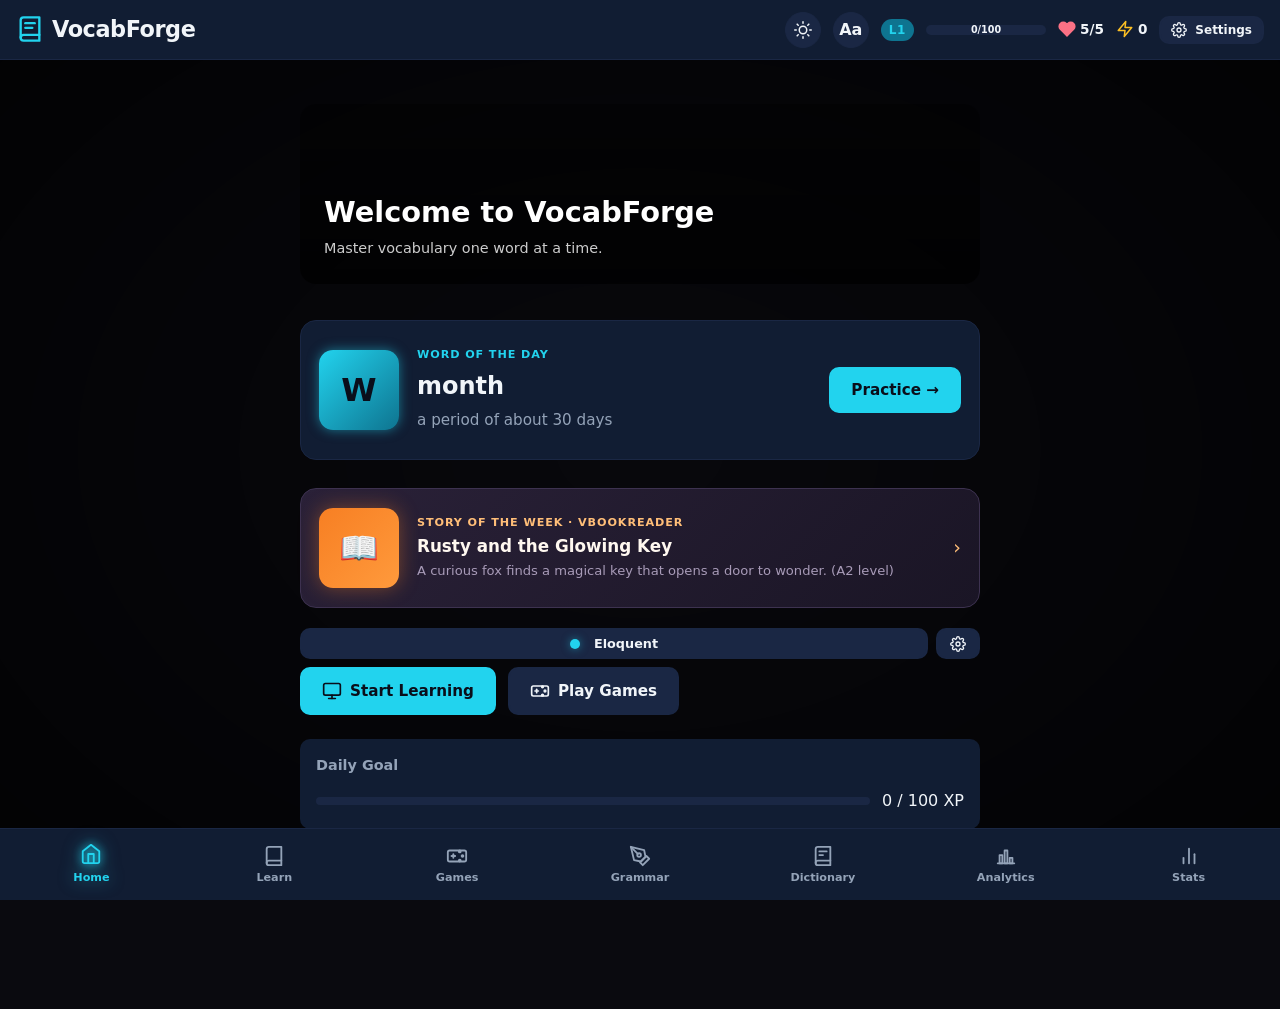
<file: index.html>
<!DOCTYPE html>
<html lang="en">
<head>
<meta charset="UTF-8">
<meta http-equiv="Content-Security-Policy" content="default-src 'self'; script-src 'self' 'unsafe-inline'; style-src 'self' 'unsafe-inline'; img-src 'self' data: https:; font-src 'self'; connect-src 'self'; media-src 'self' blob:; object-src 'none'; frame-ancestors 'none'">
<meta name="viewport" content="width=device-width, initial-scale=1.0">
<title>VocabForge</title>
<link rel="stylesheet" href="css/style.css">
<style>
/* Inline placeholder so the page works immediately before CSS loads */
body { margin: 0; background: #0a0a0f; color: #f1f5f9; font-family: system-ui, sans-serif; }
</style>
</head>
<body>

<div id="app">

  <!-- ====== HEADER ====== -->
  <header id="topbar">
    <div class="topbar-left">
      <svg class="logo-icon" viewBox="0 0 24 24" width="28" height="28" fill="none" stroke="currentColor" stroke-width="2" stroke-linecap="round" stroke-linejoin="round">
        <path d="M4 19.5A2.5 2.5 0 0 1 6.5 17H20"/>
        <path d="M6.5 2H20v20H6.5A2.5 2.5 0 0 1 4 19.5v-15A2.5 2.5 0 0 1 6.5 2z"/>
        <line x1="8" y1="7" x2="16" y2="7"/>
        <line x1="8" y1="11" x2="14" y2="11"/>
      </svg>
      <span class="logo-text">VocabForge</span>
    </div>
    <div class="topbar-right">
      <div class="theme-picker" id="themePicker">
        <button class="theme-picker-btn" id="themePickerBtn" onclick="VF.toggleThemePicker()" title="Change Theme">
          <svg viewBox="0 0 24 24" width="18" height="18" fill="none" stroke="currentColor" stroke-width="2" stroke-linecap="round" stroke-linejoin="round"><circle cx="12" cy="12" r="5"/><path d="M12 1v2M12 21v2M4.22 4.22l1.42 1.42M18.36 18.36l1.42 1.42M1 12h2M21 12h2M4.22 19.78l1.42-1.42M18.36 5.64l1.42-1.42"/></svg>
        </button>
        <div class="theme-picker-dropdown" id="themePickerDropdown">
          <div class="theme-grid" id="themeGrid">
            <!-- Populated by JS -->
          </div>
        </div>
      </div>
      <div class="font-picker" id="fontPicker">
        <button class="font-picker-btn" id="fontPickerBtn" onclick="VF.toggleFontPicker()" title="Change Font">
          <span style="font-size:16px;">Aa</span>
        </button>
        <div class="font-picker-dropdown" id="fontPickerDropdown">
          <button class="font-option font-nunito active" onclick="VF.setFont('nunito')" data-font="nunito">Nunito</button>
          <button class="font-option font-fredoka" onclick="VF.setFont('fredoka')" data-font="fredoka">Fredoka</button>
          <button class="font-option font-quicksand" onclick="VF.setFont('quicksand')" data-font="quicksand">Quicksand</button>
          <button class="font-option font-comfortaa" onclick="VF.setFont('comfortaa')" data-font="comfortaa">Comfortaa</button>
          <button class="font-option font-baloo" onclick="VF.setFont('baloo')" data-font="baloo">Baloo 2</button>
          <button class="font-option font-poppins" onclick="VF.setFont('poppins')" data-font="poppins">Poppins</button>
        </div>
      </div>
      <span class="level-badge" id="levelBadge">L1</span>
      <div class="xp-bar" id="xpBar">
        <div class="xp-fill" id="xpFill" style="width: 0%"></div>
        <span class="xp-text" id="xpText">0/100</span>
      </div>
      <div class="hearts" id="heartsDisplay">
        <svg viewBox="0 0 24 24" width="18" height="18" fill="#fb7185" stroke="#fb7185" stroke-width="2"><path d="M20.84 4.61a5.5 5.5 0 0 0-7.78 0L12 5.67l-1.06-1.06a5.5 5.5 0 0 0-7.78 7.78l1.06 1.06L12 21.23l7.78-7.78 1.06-1.06a5.5 5.5 0 0 0 0-7.78z"/></svg>
        <span id="heartsText">5/5</span>
      </div>
      <div class="streak" id="streakDisplay">
        <svg viewBox="0 0 24 24" width="18" height="18" fill="none" stroke="#fbbf24" stroke-width="2" stroke-linecap="round" stroke-linejoin="round">
          <path d="M13 2L3 14h9l-1 8 10-12h-9l1-8z"/>
        </svg>
        <span id="streakText">0</span>
      </div>
      <button class="btn btn-secondary btn-sm" id="btnSettings" style="padding:4px 10px;font-size:0.75rem;">
        <svg viewBox="0 0 24 24" width="16" height="16" fill="none" stroke="currentColor" stroke-width="2" stroke-linecap="round" stroke-linejoin="round"><circle cx="12" cy="12" r="3"/><path d="M19.4 15a1.65 1.65 0 0 0 .33 1.82l.06.06a2 2 0 0 1 0 2.83 2 2 0 0 1-2.83 0l-.06-.06a1.65 1.65 0 0 0-1.82-.33 1.65 1.65 0 0 0-1 1.51V21a2 2 0 0 1-2 2 2 2 0 0 1-2-2v-.09A1.65 1.65 0 0 0 9 19.4a1.65 1.65 0 0 0-1.82.33l-.06.06a2 2 0 0 1-2.83 0 2 2 0 0 1 0-2.83l.06-.06A1.65 1.65 0 0 0 4.68 15a1.65 1.65 0 0 0-1.51-1H3a2 2 0 0 1-2-2 2 2 0 0 1 2-2h.09A1.65 1.65 0 0 0 4.6 9a1.65 1.65 0 0 0-.33-1.82l-.06-.06a2 2 0 0 1 0-2.83 2 2 0 0 1 2.83 0l.06.06A1.65 1.65 0 0 0 9 4.68a1.65 1.65 0 0 0 1-1.51V3a2 2 0 0 1 2-2 2 2 0 0 1 2 2v.09a1.65 1.65 0 0 0 1 1.51 1.65 1.65 0 0 0 1.82-.33l.06-.06a2 2 0 0 1 2.83 0 2 2 0 0 1 0 2.83l-.06.06A1.65 1.65 0 0 0 19.4 9a1.65 1.65 0 0 0 1.51 1H21a2 2 0 0 1 2 2 2 2 0 0 1-2 2h-.09a1.65 1.65 0 0 0-1.51 1z"/></svg>
        Settings
      </button>
    </div>
  </header>

  <!-- ====== MAIN CONTENT ====== -->
  <main id="main">

    <!-- HOME SCREEN -->
    <div class="screen" data-screen="home" data-active="true">
      <div class="screen-content">
        <div class="home-hero glow-on-hover" id="homeHero" style="background-image:url('https://images.pexels.com/photos/256417/pexels-photo-256417.jpeg?auto=compress&w=1280');">
          <div class="home-hero-overlay">
            <h1 style="font-size:1.8rem;font-weight:800;color:#fff;margin-bottom:4px;">Welcome to VocabForge</h1>
            <p style="color:rgba(255,255,255,0.8);font-size:0.9rem;">Master vocabulary one word at a time.</p>
          </div>
        </div>

        <!-- Word of the Day + Theme controls -->
        <div class="wod-card glow-on-hover" id="wodCard" style="display:flex;align-items:center;gap:18px;padding:18px;border-radius:16px;background:var(--surface);border:1px solid var(--border,var(--surface2));margin:16px 0;min-height:140px;">
          <div style="flex:0 0 auto;width:80px;height:80px;border-radius:14px;background:linear-gradient(135deg,var(--accent),var(--accent-dim));color:var(--bg);display:flex;align-items:center;justify-content:center;font-weight:800;font-size:2rem;box-shadow:0 0 var(--glow-strength) var(--accent-glow);">W</div>
          <div style="flex:1 1 auto;min-width:0;">
            <div style="font-size:0.7rem;text-transform:uppercase;letter-spacing:0.08em;color:var(--accent);font-weight:700;">Word of the Day</div>
            <div id="wodWord" style="font-size:1.5rem;font-weight:700;color:var(--text);margin-top:4px;">Loading…</div>
            <div id="wodDef" style="font-size:0.95rem;color:var(--text-muted);margin-top:4px;line-height:1.6;"></div>
          </div>
          <button class="btn btn-primary" onclick="VF.showScreen('flashcards')" title="Practice" style="flex-shrink:0;">Practice →</button>
        </div>

        <!-- Story of the Week (cross-promote VBookReader) -->
        <a href="../VBookReader/index.html" target="_blank" rel="noopener" class="sotw-card glow-on-hover" style="display:flex;align-items:center;gap:18px;padding:18px;border-radius:16px;background:linear-gradient(135deg,#2a2138 0%,#1a1525 100%);border:1px solid #3d3250;margin:12px 0;text-decoration:none;color:inherit;transition:transform 0.2s,box-shadow 0.2s;min-height:120px;">
          <div style="flex:0 0 auto;width:80px;height:80px;border-radius:14px;background:linear-gradient(135deg,#f77f23,#ff9a3c);color:#fff;display:flex;align-items:center;justify-content:center;font-size:2rem;box-shadow:0 0 20px rgba(247,127,35,0.4);">📖</div>
          <div style="flex:1 1 auto;min-width:0;">
            <div style="font-size:0.7rem;text-transform:uppercase;letter-spacing:0.08em;color:#ffbe78;font-weight:700;">Story of the Week · VBookReader</div>
            <div id="sotwTitle" style="font-size:1.05rem;font-weight:700;color:#fff8f0;margin-top:2px;">Loading story…</div>
            <div id="sotwDesc" style="font-size:0.82rem;color:#a89bb8;margin-top:2px;line-height:1.5;"></div>
          </div>
          <span style="color:#ffbe78;font-size:1.2rem;">›</span>
        </a>

        <!-- Theme + Settings quick bar -->
        <div style="display:flex;gap:8px;margin:8px 0;">
          <button class="btn btn-secondary btn-sm" onclick="VF.cycleTheme()" title="Cycle theme" style="flex:1;">
            <span style="display:inline-block;width:10px;height:10px;border-radius:50%;background:var(--accent);margin-right:6px;box-shadow:0 0 8px var(--accent-glow);"></span>
            <span id="btnCycleTheme">Eloquent</span>
          </button>
          <button class="btn btn-secondary btn-sm" onclick="VF.openModal('modalSettings')" title="Settings" style="flex:0 0 auto;padding:0 12px;">
            <svg viewBox="0 0 24 24" width="16" height="16" fill="none" stroke="currentColor" stroke-width="2" stroke-linecap="round" stroke-linejoin="round"><circle cx="12" cy="12" r="3"/><path d="M19.4 15a1.65 1.65 0 0 0 .33 1.82l.06.06a2 2 0 0 1 0 2.83 2 2 0 0 1-2.83 0l-.06-.06a1.65 1.65 0 0 0-1.82-.33 1.65 1.65 0 0 0-1 1.51V21a2 2 0 0 1-2 2 2 2 0 0 1-2-2v-.09A1.65 1.65 0 0 0 9 19.4a1.65 1.65 0 0 0-1.82.33l-.06.06a2 2 0 0 1-2.83 0 2 2 0 0 1 0-2.83l.06-.06a1.65 1.65 0 0 0 .33-1.82 1.65 1.65 0 0 0-1.51-1H3a2 2 0 0 1-2-2 2 2 0 0 1 2-2h.09A1.65 1.65 0 0 0 4.6 9a1.65 1.65 0 0 0-.33-1.82l-.06-.06a2 2 0 0 1 0-2.83 2 2 0 0 1 2.83 0l.06.06a1.65 1.65 0 0 0 1.82.33H9a1.65 1.65 0 0 0 1-1.51V3a2 2 0 0 1 2-2 2 2 0 0 1 2 2v.09a1.65 1.65 0 0 0 1 1.51 1.65 1.65 0 0 0 1.82-.33l.06-.06a2 2 0 0 1 2.83 0 2 2 0 0 1 0 2.83l-.06.06a1.65 1.65 0 0 0-.33 1.82V9a1.65 1.65 0 0 0 1.51 1H21a2 2 0 0 1 2 2 2 2 0 0 1-2 2h-.09a1.65 1.65 0 0 0-1.51 1z"/></svg>
          </button>
        </div>

        <div class="home-actions">
          <button class="btn btn-primary" onclick="VF.showScreen('flashcards')">
            <svg viewBox="0 0 24 24" width="20" height="20" fill="none" stroke="currentColor" stroke-width="2" stroke-linecap="round" stroke-linejoin="round"><rect x="2" y="3" width="20" height="14" rx="2" ry="2"/><line x1="8" y1="21" x2="16" y2="21"/><line x1="12" y1="17" x2="12" y2="21"/></svg>
            <span>Start Learning</span>
          </button>
          <button class="btn btn-secondary" onclick="VF.showScreen('games-menu')">
            <svg viewBox="0 0 24 24" width="20" height="20" fill="none" stroke="currentColor" stroke-width="2" stroke-linecap="round" stroke-linejoin="round"><line x1="6" y1="12" x2="10" y2="12"/><line x1="8" y1="10" x2="8" y2="14"/><circle cx="18" cy="12" r="1"/><circle cx="15" cy="7" r="1"/><circle cx="15" cy="17" r="1"/><rect x="2" y="6" width="20" height="12" rx="2"/></svg>
            <span>Play Games</span>
          </button>
        </div>
        <div class="daily-goal-card">
          <h3>Daily Goal</h3>
          <div class="goal-progress">
            <div class="goal-bar"><div class="goal-fill" id="dailyGoalFill" style="width:0%"></div></div>
            <span id="dailyGoalText">0 / 100 XP</span>
          </div>
        </div>
      </div>
    </div>

    <!-- FLASHCARDS SCREEN -->
    <div class="screen" data-screen="flashcards" data-active="false">
      <div class="screen-content" id="flashcardsContent"></div>
    </div>

    <!-- GAMES MENU SCREEN -->
    <div class="screen" data-screen="games-menu" data-active="false">
      <div class="screen-content">
        <h2 class="screen-title">Games</h2>
        <div class="games-grid">
          <button class="game-card game-card-img" onclick="VF.showScreen('game-quiz')" style="background-image:url('https://images.pexels.com/photos/5905888/pexels-photo-5905888.jpeg?auto=compress&w=600');">
            <div class="game-card-overlay">
              <span class="game-name">Quiz</span>
              <span class="game-desc">Multiple choice</span>
            </div>
          </button>
          <button class="game-card game-card-img" onclick="VF.showScreen('game-typing')" style="background-image:url('https://images.pexels.com/photos/5905937/pexels-photo-5905937.jpeg?auto=compress&w=600');">
            <div class="game-card-overlay">
              <span class="game-name">Typing</span>
              <span class="game-desc">Type the word</span>
            </div>
          </button>
          <button class="game-card game-card-img" onclick="VF.showScreen('game-memory')" style="background-image:url('https://images.pexels.com/photos/698808/pexels-photo-698808.jpeg?auto=compress&w=600');">
            <div class="game-card-overlay">
              <span class="game-name">Memory</span>
              <span class="game-desc">Match pairs</span>
            </div>
          </button>
          <button class="game-card game-card-img" onclick="VF.showScreen('game-wordsearch')" style="background-image:url('https://images.pexels.com/photos/572056/pexels-photo-572056.jpeg?auto=compress&w=600');">
            <div class="game-card-overlay">
              <span class="game-name">Word Search</span>
              <span class="game-desc">Find the words</span>
            </div>
          </button>
        </div>
      </div>
    </div>

    <!-- GRAMMAR SCREEN -->
    <div class="screen" data-screen="grammar" data-active="false">
      <div class="screen-content" id="grammarContent"></div>
    </div>

    <!-- STATS SCREEN -->
    <div class="screen" data-screen="stats" data-active="false">
      <div class="screen-content">
        <h2 class="screen-title">Statistics</h2>
        <div class="stats-grid">
          <div class="stat-card">
            <span class="stat-value" id="statXP">0</span>
            <span class="stat-label">Total XP</span>
          </div>
          <div class="stat-card">
            <span class="stat-value" id="statStreak">0</span>
            <span class="stat-label">Current Streak</span>
          </div>
          <div class="stat-card">
            <span class="stat-value" id="statBestStreak">0</span>
            <span class="stat-label">Best Streak</span>
          </div>
          <div class="stat-card">
            <span class="stat-value" id="statWords">0</span>
            <span class="stat-label">Words Learned</span>
          </div>
        </div>
        <div class="achievements-section">
          <h3>Achievements</h3>
          <div class="achievements-grid" id="achievementsGrid">
            <div class="achievement locked">
              <svg viewBox="0 0 24 24" width="24" height="24" fill="none" stroke="currentColor" stroke-width="2" stroke-linecap="round" stroke-linejoin="round"><path d="M6 9H4.5a2.5 2.5 0 0 1 0-5H6"/><path d="M18 9h1.5a2.5 2.5 0 0 0 0-5H18"/><path d="M4 22h16"/><path d="M10 14.66V17c0 .55-.47.98-.97 1.21C7.85 18.75 7 20.24 7 22"/><path d="M14 14.66V17c0 .55.47.98.97 1.21C16.15 18.75 17 20.24 17 22"/><path d="M18 2H6v7a6 6 0 0 0 12 0V2Z"/></svg>
              <span>First Steps</span>
            </div>
            <div class="achievement locked">
              <svg viewBox="0 0 24 24" width="24" height="24" fill="none" stroke="currentColor" stroke-width="2" stroke-linecap="round" stroke-linejoin="round"><path d="M6 9H4.5a2.5 2.5 0 0 1 0-5H6"/><path d="M18 9h1.5a2.5 2.5 0 0 0 0-5H18"/><path d="M4 22h16"/><path d="M10 14.66V17c0 .55-.47.98-.97 1.21C7.85 18.75 7 20.24 7 22"/><path d="M14 14.66V17c0 .55.47.98.97 1.21C16.15 18.75 17 20.24 17 22"/><path d="M18 2H6v7a6 6 0 0 0 12 0V2Z"/></svg>
              <span>Week Warrior</span>
            </div>
            <div class="achievement locked">
              <svg viewBox="0 0 24 24" width="24" height="24" fill="none" stroke="currentColor" stroke-width="2" stroke-linecap="round" stroke-linejoin="round"><path d="M6 9H4.5a2.5 2.5 0 0 1 0-5H6"/><path d="M18 9h1.5a2.5 2.5 0 0 0 0-5H18"/><path d="M4 22h16"/><path d="M10 14.66V17c0 .55-.47.98-.97 1.21C7.85 18.75 7 20.24 7 22"/><path d="M14 14.66V17c0 .55.47.98.97 1.21C16.15 18.75 17 20.24 17 22"/><path d="M18 2H6v7a6 6 0 0 0 12 0V2Z"/></svg>
              <span>Century Club</span>
            </div>
            <div class="achievement locked">
              <svg viewBox="0 0 24 24" width="24" height="24" fill="none" stroke="currentColor" stroke-width="2" stroke-linecap="round" stroke-linejoin="round"><path d="M6 9H4.5a2.5 2.5 0 0 1 0-5H6"/><path d="M18 9h1.5a2.5 2.5 0 0 0 0-5H18"/><path d="M4 22h16"/><path d="M10 14.66V17c0 .55-.47.98-.97 1.21C7.85 18.75 7 20.24 7 22"/><path d="M14 14.66V17c0 .55.47.98.97 1.21C16.15 18.75 17 20.24 17 22"/><path d="M18 2H6v7a6 6 0 0 0 12 0V2Z"/></svg>
              <span>Perfectionist</span>
            </div>
          </div>
        </div>
      </div>
    </div>

    <!-- DICTIONARY SCREEN -->
    <div class="screen" data-screen="analytics" data-active="false">
      <div class="screen-content" id="analyticsContent"></div>
    </div>
    <div class="screen" data-screen="dictionary" data-active="false">
      <div class="screen-content" id="dictionaryContent"></div>
    </div>

    <!-- SETTINGS SCREEN -->
    <div class="screen" data-screen="settings" data-active="false">
      <div class="screen-content" id="settingsContent"></div>
    </div>

    <!-- GAME QUIZ SCREEN -->
    <div class="screen" data-screen="game-quiz" data-active="false">
      <div class="screen-content"></div>
    </div>
    <div class="screen" data-screen="game-typing" data-active="false">
      <div class="screen-content" id="typingContent"></div>
    </div>
    <div class="screen" data-screen="game-memory" data-active="false">
      <div class="screen-content" id="memoryContent"></div>
    </div>
    <div class="screen" data-screen="game-wordsearch" data-active="false">
      <div class="screen-content" id="wordsearchContent"></div>
    </div>

  </main>

  <!-- ====== BOTTOM NAV ====== -->
  <nav id="bottomNav">
    <button class="nav-tab" data-nav="home" data-active="true">
      <svg viewBox="0 0 24 24" width="22" height="22" fill="none" stroke="currentColor" stroke-width="2" stroke-linecap="round" stroke-linejoin="round"><path d="M3 9l9-7 9 7v11a2 2 0 0 1-2 2H5a2 2 0 0 1-2-2z"/><polyline points="9 22 9 12 15 12 15 22"/></svg>
      <span>Home</span>
    </button>
    <button class="nav-tab" data-nav="flashcards">
      <svg viewBox="0 0 24 24" width="22" height="22" fill="none" stroke="currentColor" stroke-width="2" stroke-linecap="round" stroke-linejoin="round"><path d="M4 19.5A2.5 2.5 0 0 1 6.5 17H20"/><path d="M6.5 2H20v20H6.5A2.5 2.5 0 0 1 4 19.5v-15A2.5 2.5 0 0 1 6.5 2z"/></svg>
      <span>Learn</span>
    </button>
    <button class="nav-tab" data-nav="games-menu">
      <svg viewBox="0 0 24 24" width="22" height="22" fill="none" stroke="currentColor" stroke-width="2" stroke-linecap="round" stroke-linejoin="round"><line x1="6" y1="12" x2="10" y2="12"/><line x1="8" y1="10" x2="8" y2="14"/><circle cx="18" cy="12" r="1"/><circle cx="15" cy="7" r="1"/><circle cx="15" cy="17" r="1"/><rect x="2" y="6" width="20" height="12" rx="2"/></svg>
      <span>Games</span>
    </button>
    <button class="nav-tab" data-nav="grammar">
      <svg viewBox="0 0 24 24" width="22" height="22" fill="none" stroke="currentColor" stroke-width="2" stroke-linecap="round" stroke-linejoin="round"><path d="M12 19l7-7 3 3-7 7-3-3z"/><path d="M18 13l-1.5-7.5L2 2l3.5 14.5L13 18l5-5z"/><path d="M2 2l7.586 7.586"/><circle cx="11" cy="11" r="2"/></svg>
      <span>Grammar</span>
    </button>
    <button class="nav-tab" data-nav="dictionary">
      <svg viewBox="0 0 24 24" width="22" height="22" fill="none" stroke="currentColor" stroke-width="2" stroke-linecap="round" stroke-linejoin="round"><path d="M4 19.5A2.5 2.5 0 0 1 6.5 17H20"/><path d="M6.5 2H20v20H6.5A2.5 2.5 0 0 1 4 19.5v-15A2.5 2.5 0 0 1 6.5 2z"/><line x1="8" y1="7" x2="16" y2="7"/><line x1="8" y1="11" x2="12" y2="11"/></svg>
      <span>Dictionary</span>
    </button>
    <button class="nav-tab" data-nav="analytics">
      <svg viewBox="0 0 24 24" width="22" height="22" fill="none" stroke="currentColor" stroke-width="2" stroke-linecap="round" stroke-linejoin="round"><line x1="3" y1="20" x2="21" y2="20"/><rect x="5" y="11" width="3" height="9"/><rect x="10.5" y="6" width="3" height="14"/><rect x="16" y="14" width="3" height="6"/></svg>
      <span>Analytics</span>
    </button>
    <button class="nav-tab" data-nav="stats">
      <svg viewBox="0 0 24 24" width="22" height="22" fill="none" stroke="currentColor" stroke-width="2" stroke-linecap="round" stroke-linejoin="round"><line x1="18" y1="20" x2="18" y2="10"/><line x1="12" y1="20" x2="12" y2="4"/><line x1="6" y1="20" x2="6" y2="14"/></svg>
      <span>Stats</span>
    </button>
  </nav>

  <!-- ====== MODALS ====== -->

  <!-- Settings Modal -->
  <div class="modal-overlay" id="modalSettings" data-visible="false">
    <div class="modal">
      <div class="modal-header">
        <h2>Settings</h2>
        <button class="modal-close" onclick="VF.closeModal('modalSettings')">
          <svg viewBox="0 0 24 24" width="20" height="20" fill="none" stroke="currentColor" stroke-width="2" stroke-linecap="round" stroke-linejoin="round"><line x1="18" y1="6" x2="6" y2="18"/><line x1="6" y1="6" x2="18" y2="18"/></svg>
        </button>
      </div>
      <div class="modal-body">
        <div class="setting-row">
          <span>Sound Effects</span>
          <label class="toggle"><input type="checkbox" id="toggleSound" checked><span class="toggle-slider"></span></label>
        </div>
        <div class="setting-row">
          <span>Text-to-Speech</span>
          <label class="toggle"><input type="checkbox" id="toggleTTS" checked><span class="toggle-slider"></span></label>
        </div>
        <div class="setting-row">
          <span>TTS Model</span>
          <select id="selTtsModel" class="setting-input" style="width:160px;">
            <option value="speechma">🗣️ SpeechMa (Browser)</option>
            <option value="naturalreader">🎙️ NaturalReader</option>
            <option value="lovevoice">💖 LoveVoice AI</option>
          </select>
        </div>
        <div class="setting-row">
          <span>TTS Voice</span>
          <select id="selTtsVoice" class="setting-input" style="width:140px;"></select>
        </div>
        <div class="setting-row">
          <span>Daily XP Goal</span>
          <select id="selDailyGoal" class="setting-input" style="width:90px;">
            <option value="50">50 XP</option>
            <option value="100">100 XP</option>
            <option value="200">200 XP</option>
          </select>
        </div>
        <div class="setting-row">
          <span>Theme</span>
          <button class="btn btn-secondary btn-sm" id="btnCycleTheme">Eloquent</button>
        </div>
        <div class="setting-row" style="border-top:2px solid var(--surface2);margin-top:8px;padding-top:16px;">
          <span>Glow Strength</span>
          <div style="display:flex;align-items:center;gap:8px;">
            <input type="range" min="0" max="40" step="1" value="12" oninput="VF.setGlowStrength(this.value)" style="width:120px;">
            <span id="lblGlow" style="min-width:42px;font-size:0.85rem;color:var(--text-muted);">12px</span>
          </div>
        </div>
        <div class="setting-row">
          <span>Outline Width</span>
          <div style="display:flex;align-items:center;gap:8px;">
            <input type="range" min="0" max="4" step="1" value="2" oninput="VF.setOutlineWidth(this.value)" style="width:120px;">
            <span id="lblOutline" style="min-width:42px;font-size:0.85rem;color:var(--text-muted);">2px</span>
          </div>
        </div>
        <div class="setting-row">
          <span>Theme Intensity</span>
          <div style="display:flex;align-items:center;gap:8px;">
            <input type="range" min="0" max="100" step="5" value="100" oninput="VF.setThemeIntensity(this.value/100)" style="width:120px;">
            <span id="lblIntensity" style="min-width:42px;font-size:0.85rem;color:var(--text-muted);">100%</span>
          </div>
        </div>
        <div class="setting-row" style="border-top:2px solid var(--surface2);margin-top:8px;padding-top:16px;">
          <span>Vocabulary Packs</span>
          <button class="btn btn-secondary btn-sm" onclick="VF.togglePackPicker()">Choose</button>
        </div>
        <div id="packPicker" style="display:none;padding:0 16px 12px;">
          <p style="font-size:0.8rem;color:var(--text-muted);margin-bottom:10px;">Toggle which packs are active. Total active words appear in stats.</p>
          <div id="packGrid" style="display:grid;grid-template-columns:1fr 1fr;gap:8px;"></div>
          <div id="packStats" style="margin-top:10px;font-size:0.85rem;color:var(--accent);"></div>
        </div>
        <div class="setting-row" style="border-top:2px solid var(--surface2);margin-top:8px;padding-top:16px;">
          <span>Story Tools</span>
          <div style="display:flex;gap:6px;">
            <a class="btn btn-secondary btn-sm" href="../VBookReader/index.html" target="_blank" rel="noopener">Reader</a>
            <a class="btn btn-secondary btn-sm" href="../VBookMaker/index.html" target="_blank" rel="noopener">Maker</a>
          </div>
        </div>
        <div class="setting-row" style="border-top:2px solid var(--surface2);margin-top:8px;padding-top:16px;">
          <span>Data</span>
          <div style="display:flex;gap:6px;">
            <button class="btn btn-secondary btn-sm" id="btnExportProgress">Export</button>
            <button class="btn btn-secondary btn-sm" id="btnImportProgress">Import</button>
          </div>
        </div>
        <div class="setting-row">
          <span style="color:var(--danger);">Reset Progress</span>
          <button class="btn btn-danger btn-sm" id="btnResetProgress">Reset All</button>
        </div>
      </div>
    </div>
  </div>

  <!-- Achievements Modal -->
  <div class="modal-overlay" id="modalAchievements" data-visible="false">
    <div class="modal">
      <div class="modal-header">
        <h2>Achievements</h2>
        <button class="modal-close" onclick="VF.closeModal('modalAchievements')">
          <svg viewBox="0 0 24 24" width="20" height="20" fill="none" stroke="currentColor" stroke-width="2" stroke-linecap="round" stroke-linejoin="round"><line x1="18" y1="6" x2="6" y2="18"/><line x1="6" y1="6" x2="18" y2="18"/></svg>
        </button>
      </div>
      <div class="modal-body">
        <div class="achievements-grid">
          <div class="achievement locked"><span>First Steps</span></div>
          <div class="achievement locked"><span>Week Warrior</span></div>
          <div class="achievement locked"><span>Century Club</span></div>
          <div class="achievement locked"><span>Perfectionist</span></div>
        </div>
      </div>
    </div>
  </div>

  <!-- Level Up Modal -->
  <div class="modal-overlay" id="modalLevelUp" data-visible="false">
    <div class="modal">
      <div class="level-up-celebration">
        <div class="levelup-icon">
          <svg viewBox="0 0 24 24" width="64" height="64" fill="none" stroke="#fbbf24" stroke-width="2" stroke-linecap="round" stroke-linejoin="round"><path d="M6 9H4.5a2.5 2.5 0 0 1 0-5H6"/><path d="M18 9h1.5a2.5 2.5 0 0 0 0-5H18"/><path d="M4 22h16"/><path d="M10 14.66V17c0 .55-.47.98-.97 1.21C7.85 18.75 7 20.24 7 22"/><path d="M14 14.66V17c0 .55.47.98.97 1.21C16.15 18.75 17 20.24 17 22"/><path d="M18 2H6v7a6 6 0 0 0 12 0V2Z"/></svg>
        </div>
        <h2>Level Up!</h2>
        <p class="levelup-level" id="levelUpTo">Level 2</p>
        <p class="xp-earned" id="levelUpXP">+0 XP this session</p>
        <button class="btn btn-primary" style="margin-top:16px;" onclick="VF.closeModal('modalLevelUp')">Continue</button>
      </div>
    </div>
  </div>

  <!-- Game Over Modal -->
  <div class="modal-overlay" id="modalGameOver" data-visible="false">
    <div class="modal">
      <div class="modal-header">
        <h2>Game Over</h2>
        <button class="modal-close" onclick="VF.closeModal('modalGameOver')">
          <svg viewBox="0 0 24 24" width="20" height="20" fill="none" stroke="currentColor" stroke-width="2" stroke-linecap="round" stroke-linejoin="round"><line x1="18" y1="6" x2="6" y2="18"/><line x1="6" y1="6" x2="18" y2="18"/></svg>
        </button>
      </div>
      <div class="modal-body">
        <p>Hearts ran out! Try again tomorrow or practice to restore them.</p>
        <div class="gameover-stats">
          <div class="gameover-stat"><span class="go-label">Score</span><span class="go-value" id="goScore">0</span></div>
          <div class="gameover-stat"><span class="go-label">Correct</span><span class="go-value" id="goCorrect">0</span></div>
        </div>
        <button class="btn btn-primary" onclick="VF.closeModal('modalGameOver')">OK</button>
      </div>
    </div>
  </div>

</div><!-- /#app -->

<script src="js/vocabulary.js"></script>
<script src="js/data/wordnet-core.js"></script>
<script src="js/packs/legal.js"></script>
<script src="js/packs/it.js"></script>
<script src="js/packs/hr.js"></script>
<script src="js/packs/marketing.js"></script>
<script src="js/packs/halloween.js"></script>
<script src="js/packs/christmas.js"></script>
<script src="js/packs/medical.js"></script>
<script src="js/packs-loader.js"></script>
<script src="js/data/vocab-unified.js"></script>
<script src="js/progress.js"></script>
<script src="js/audio.js"></script>
<script src="js/games/flashcards.js"></script>
<script src="js/games/memory.js"></script>
<script src="js/games/typing.js"></script>
<script src="js/games/quiz.js"></script>
<script src="js/games/wordsearch.js"></script>
<script src="js/grammar.js"></script>
<script src="js/games/grammar-drill.js"></script>
<script src="js/wod.js"></script>
<script src="js/app.js"></script>
</body>
</html>
</file>
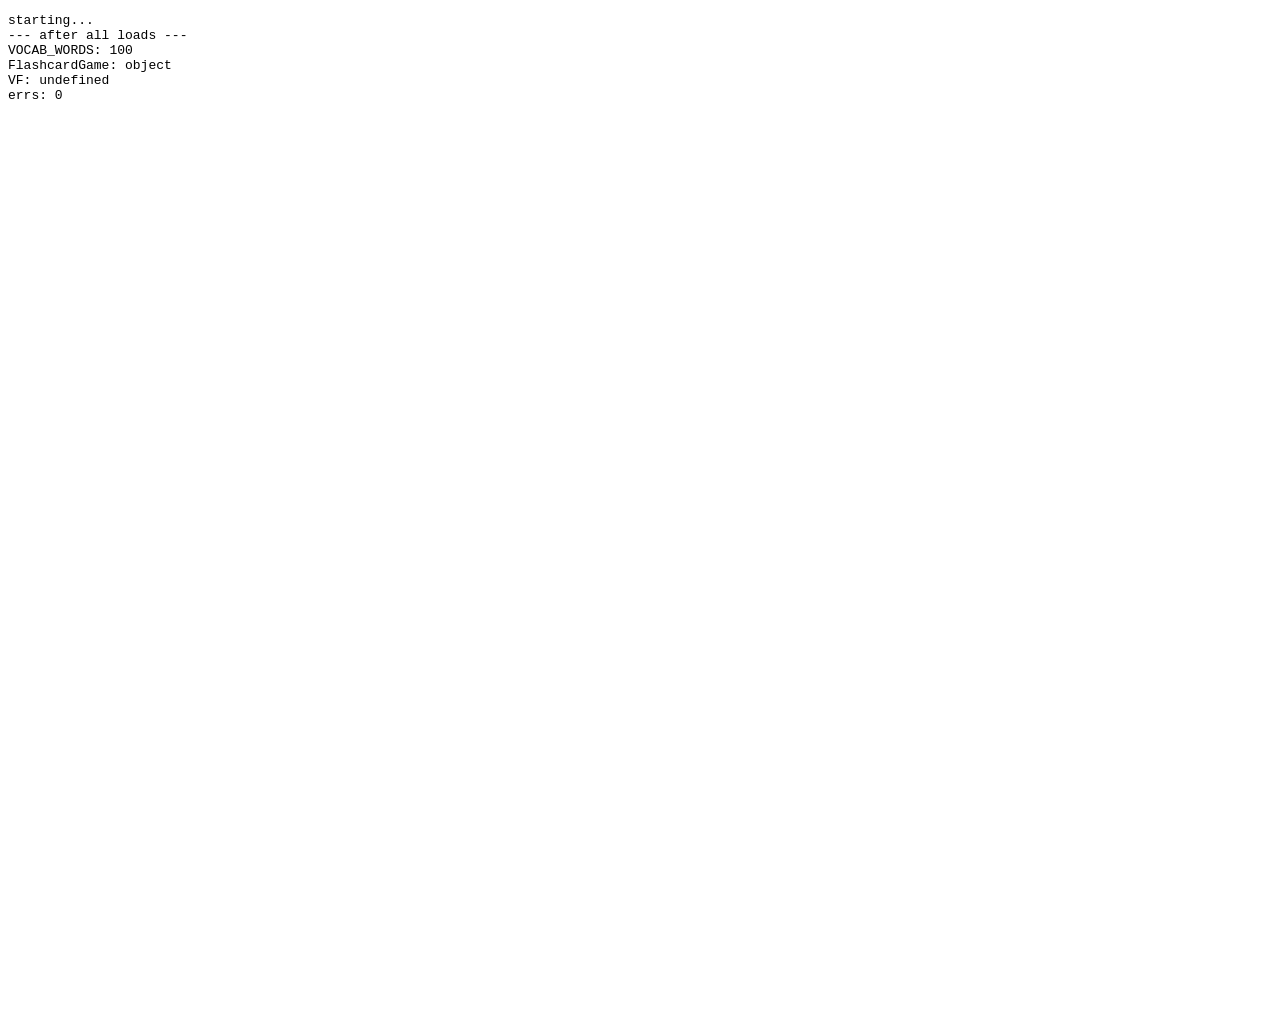
<file: __test_load.html>
<!DOCTYPE html>
<html><body>
<pre id="out">starting...</pre>
<script>
var errs = [];
window.addEventListener('error', function(e){
  errs.push('ERROR: ' + e.message + ' at ' + e.filename + ':' + e.lineno + ':' + e.colno);
  document.getElementById('out').textContent = errs.join('\n');
});
</script>
<script src="js/vocabulary.js"></script>
<script src="js/progress.js"></script>
<script src="js/audio.js"></script>
<script src="js/games/flashcards.js"></script>
<script src="js/games/memory.js"></script>
<script src="js/games/typing.js"></script>
<script src="js/games/quiz.js"></script>
<script src="js/games/wordsearch.js"></script>
<script src="js/grammar.js"></script>
<script src="js/games/grammar-drill.js"></script>
<script>
  document.getElementById('out').textContent += '\n--- after all loads ---';
  document.getElementById('out').textContent += '\nVOCAB_WORDS: ' + (window.VOCAB_WORDS ? window.VOCAB_WORDS.length : 'undefined');
  document.getElementById('out').textContent += '\nFlashcardGame: ' + typeof window.FlashcardGame;
  document.getElementById('out').textContent += '\nVF: ' + typeof window.VF;
  document.getElementById('out').textContent += '\nerrs: ' + errs.length;
  document.getElementById('out').textContent += '\n' + errs.join('\n');
</script>
<script src="js/app.js"></script>
</body></html>
</file>
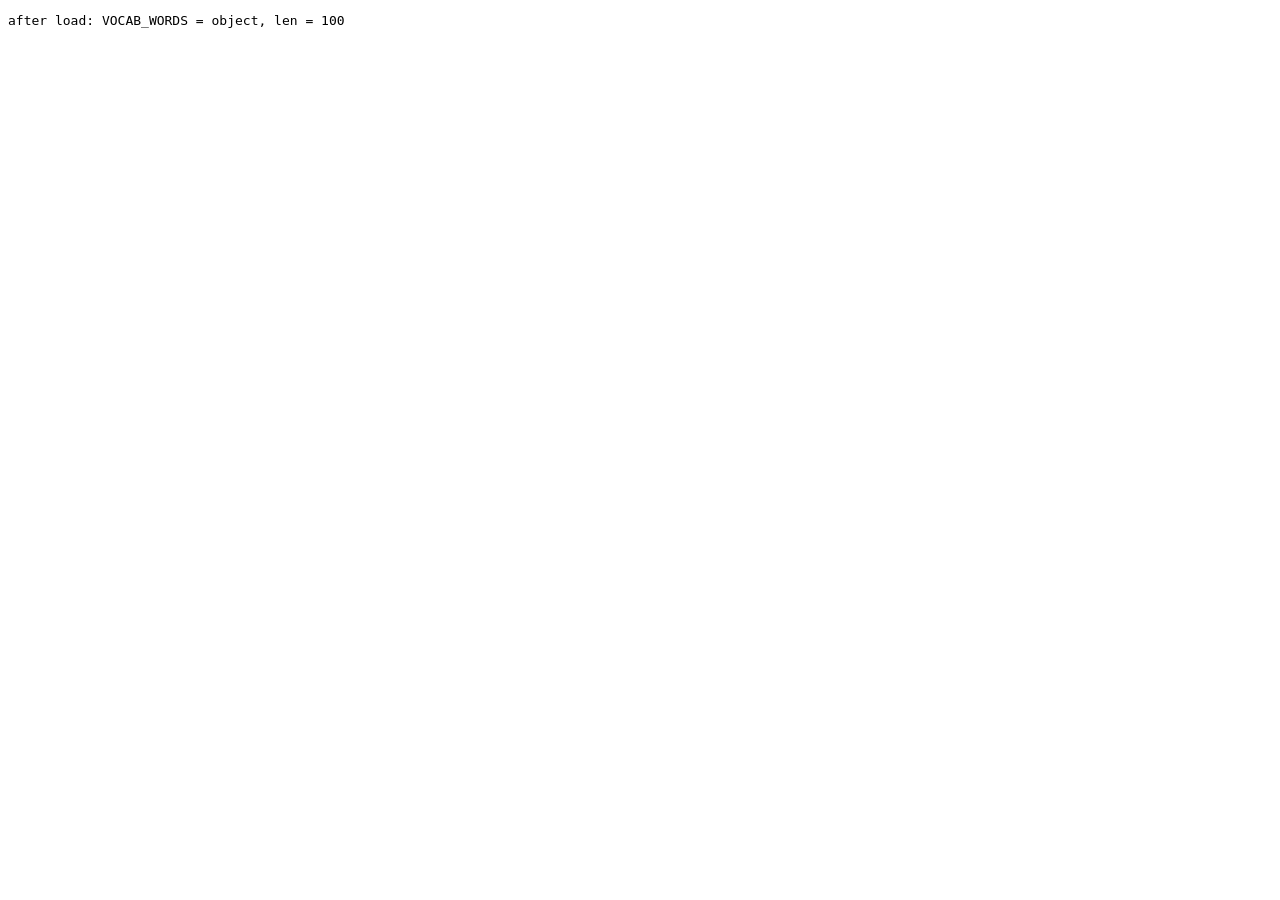
<file: __test_vocab.html>
<!DOCTYPE html>
<html><head><title>vocab test</title></head><body>
<pre id="out">starting...</pre>
<script>
window.addEventListener('error', function(e){
  document.getElementById('out').textContent += '\nERROR: ' + e.message + ' at ' + e.filename + ':' + e.lineno + ':' + e.colno;
});
</script>
<script src="js/vocabulary.js"></script>
<script>
document.getElementById('out').textContent = 'after load: VOCAB_WORDS = ' + (typeof window.VOCAB_WORDS) + ', len = ' + (window.VOCAB_WORDS ? window.VOCAB_WORDS.length : 'n/a');
</script>
</body></html>
</file>
<file: css/style.css>
/* ============================================================
   VocabForge — Design System
   ============================================================ */

/* ---------- Fun Adult Fonts ---------- */
@import url('https://fonts.googleapis.com/css2?family=Fredoka:wght@400;500;600;700&family=Quicksand:wght@400;500;600;700&family=Nunito:wght@400;600;700;800&family=Comfortaa:wght@400;600;700&family=Baloo+2:wght@400;600;700;800&family=Poppins:wght@400;500;600;700;800&display=swap');

/* Font families for picker */
.font-fredoka { font-family: 'Fredoka', sans-serif; }
.font-quicksand { font-family: 'Quicksand', sans-serif; }
.font-nunito { font-family: 'Nunito', sans-serif; }
.font-comfortaa { font-family: 'Comfortaa', cursive; }
.font-baloo { font-family: 'Baloo 2', cursive; }
.font-poppins { font-family: 'Poppins', sans-serif; }

/* ---------- CSS Custom Properties ---------- */
:root {
  --accent:       #22d3ee;
  --accent-dim:   #0e7490;
  --bg:           #0a0a0f;
  --surface:      #111827;
  --surface2:     #1f2937;
  --text:         #f1f5f9;
  --text-muted:   #94a3b8;
  --success:      #34d399;
  --danger:       #fb7185;
  --warning:      #fbbf24;

  --radius:       10px;
  --nav-height:   64px;
  --header-height: 56px;
  --transition:   0.2s ease;

  --font-family:  'Nunito', system-ui, sans-serif;
}

/* ====== 17 THEME SCHEMES ====== */
/* Default: Eloquent (cyan) */
[data-theme="eloquent"] {
  --accent: #22d3ee; --accent-dim: #0e7490; --bg: #0a0e1a; --surface: #111d33; --surface2: #1a2744;
}
/* WTE: Char-Lime */
[data-theme="charlime"] {--accent: #a3e635; --accent-dim: #65a30d; --bg: #1c1c1c; --surface: #232323; --surface2: #2a2a2a;
  --accent-glow:rgba(163,230,53,0.5); --accent-glow-soft:rgba(163,230,53,0.15); --accent-outline:rgba(163,230,53,0.6);
  --bg-gradient:linear-gradient(135deg,#1c1c1c 0%,#282828 100%);
  --bg-radial:radial-gradient(ellipse at top,rgba(163,230,53,0.08),transparent 60%);
}
/* Midnight */
[data-theme="midnight"] {--accent: #818cf8; --accent-dim: #4f46e5; --bg: #0f0a1a; --surface: #1a1330; --surface2: #241c40;
  --accent-glow:rgba(129,140,248,0.5); --accent-glow-soft:rgba(129,140,248,0.15); --accent-outline:rgba(129,140,248,0.6);
  --bg-gradient:linear-gradient(135deg,#0f0a1a 0%,#1b1626 100%);
  --bg-radial:radial-gradient(ellipse at top,rgba(129,140,248,0.08),transparent 60%);
}
/* Sunset */
[data-theme="sunset"] {--accent: #fb923c; --accent-dim: #c2410c; --bg: #1a0f0a; --surface: #2a1a14; --surface2: #3a2420;
  --accent-glow:rgba(251,146,60,0.5); --accent-glow-soft:rgba(251,146,60,0.15); --accent-outline:rgba(251,146,60,0.6);
  --bg-gradient:linear-gradient(135deg,#1a0f0a 0%,#261b16 100%);
  --bg-radial:radial-gradient(ellipse at top,rgba(251,146,60,0.08),transparent 60%);
}
/* Forest */
[data-theme="forest"] {--accent: #34d399; --accent-dim: #059669; --bg: #0a1a10; --surface: #132a1c; --surface2: #1c3a28;
  --accent-glow:rgba(52,211,153,0.5); --accent-glow-soft:rgba(52,211,153,0.15); --accent-outline:rgba(52,211,153,0.6);
  --bg-gradient:linear-gradient(135deg,#0a1a10 0%,#16261c 100%);
  --bg-radial:radial-gradient(ellipse at top,rgba(52,211,153,0.08),transparent 60%);
}
/* Rose */
[data-theme="rose"] {--accent: #fb7185; --accent-dim: #e11d48; --bg: #1a0a10; --surface: #2a1318; --surface2: #3a1c24;
  --accent-glow:rgba(251,113,133,0.5); --accent-glow-soft:rgba(251,113,133,0.15); --accent-outline:rgba(251,113,133,0.6);
  --bg-gradient:linear-gradient(135deg,#1a0a10 0%,#26161c 100%);
  --bg-radial:radial-gradient(ellipse at top,rgba(251,113,133,0.08),transparent 60%);
}
/* Violet */
[data-theme="violet"] {--accent: #a78bfa; --accent-dim: #7c3aed; --bg: #0f0a1a; --surface: #1a1330; --surface2: #241c40;
  --accent-glow:rgba(167,139,250,0.5); --accent-glow-soft:rgba(167,139,250,0.15); --accent-outline:rgba(167,139,250,0.6);
  --bg-gradient:linear-gradient(135deg,#0f0a1a 0%,#1b1626 100%);
  --bg-radial:radial-gradient(ellipse at top,rgba(167,139,250,0.08),transparent 60%);
}
/* Ocean */
[data-theme="ocean"] {--accent: #38bdf8; --accent-dim: #0284c7; --bg: #0a1520; --surface: #132030; --surface2: #1c2c40;
  --accent-glow:rgba(56,189,248,0.5); --accent-glow-soft:rgba(56,189,248,0.15); --accent-outline:rgba(56,189,248,0.6);
  --bg-gradient:linear-gradient(135deg,#0a1520 0%,#16212c 100%);
  --bg-radial:radial-gradient(ellipse at top,rgba(56,189,248,0.08),transparent 60%);
}
/* Amber */
[data-theme="amber"] {--accent: #fbbf24; --accent-dim: #d97706; --bg: #1a140a; --surface: #2a2014; --surface2: #3a2c1c;
  --accent-glow:rgba(251,191,36,0.5); --accent-glow-soft:rgba(251,191,36,0.15); --accent-outline:rgba(251,191,36,0.6);
  --bg-gradient:linear-gradient(135deg,#1a140a 0%,#262016 100%);
  --bg-radial:radial-gradient(ellipse at top,rgba(251,191,36,0.08),transparent 60%);
}
/* Crimson */
[data-theme="crimson"] {--accent: #f87171; --accent-dim: #dc2626; --bg: #1a0a0a; --surface: #2a1313; --surface2: #3a1c1c;
  --accent-glow:rgba(248,113,113,0.5); --accent-glow-soft:rgba(248,113,113,0.15); --accent-outline:rgba(248,113,113,0.6);
  --bg-gradient:linear-gradient(135deg,#1a0a0a 0%,#261616 100%);
  --bg-radial:radial-gradient(ellipse at top,rgba(248,113,113,0.08),transparent 60%);
}
/* Teal */
[data-theme="teal"] {--accent: #2dd4bf; --accent-dim: #0d9488; --bg: #0a1a18; --surface: #132a26; --surface2: #1c3a34;
  --accent-glow:rgba(45,212,191,0.5); --accent-glow-soft:rgba(45,212,191,0.15); --accent-outline:rgba(45,212,191,0.6);
  --bg-gradient:linear-gradient(135deg,#0a1a18 0%,#162624 100%);
  --bg-radial:radial-gradient(ellipse at top,rgba(45,212,191,0.08),transparent 60%);
}
/* Sakura */
[data-theme="sakura"] {--accent: #f9a8d4; --accent-dim: #db2777; --bg: #1a0a14; --surface: #2a1320; --surface2: #3a1c2c;
  --accent-glow:rgba(249,168,212,0.5); --accent-glow-soft:rgba(249,168,212,0.15); --accent-outline:rgba(249,168,212,0.6);
  --bg-gradient:linear-gradient(135deg,#1a0a14 0%,#261620 100%);
  --bg-radial:radial-gradient(ellipse at top,rgba(249,168,212,0.08),transparent 60%);
}
/* ── New from WTE site ── */
/* Ice */
[data-theme="ice"] {--accent: #67e8f9; --accent-dim: #06b6d4; --bg: #0c1929; --surface: #162d3d; --surface2: #1e4a5e;
  --accent-glow:rgba(103,232,249,0.5); --accent-glow-soft:rgba(103,232,249,0.15); --accent-outline:rgba(103,232,249,0.6);
  --bg-gradient:linear-gradient(135deg,#0c1929 0%,#182535 100%);
  --bg-radial:radial-gradient(ellipse at top,rgba(103,232,249,0.08),transparent 60%);
}
/* Burgundy */
[data-theme="burgundy"] {--accent: #e879f9; --accent-dim: #c026d3; --bg: #1a0a12; --surface: #2d1528; --surface2: #4a1e3a;
  --accent-glow:rgba(232,121,249,0.5); --accent-glow-soft:rgba(232,121,249,0.15); --accent-outline:rgba(232,121,249,0.6);
  --bg-gradient:linear-gradient(135deg,#1a0a12 0%,#26161e 100%);
  --bg-radial:radial-gradient(ellipse at top,rgba(232,121,249,0.08),transparent 60%);
}
/* Slime */
[data-theme="slime"] {--accent: #a855f7; --accent-dim: #7c3aed; --bg: #0f0a1a; --surface: #1e1530; --surface2: #3a1e5e;
  --accent-glow:rgba(168,85,247,0.5); --accent-glow-soft:rgba(168,85,247,0.15); --accent-outline:rgba(168,85,247,0.6);
  --bg-gradient:linear-gradient(135deg,#0f0a1a 0%,#1b1626 100%);
  --bg-radial:radial-gradient(ellipse at top,rgba(168,85,247,0.08),transparent 60%);
}
/* Geranium */
[data-theme="geranium"] {--accent: #fb7185; --accent-dim: #e11d48; --bg: #1a0f12; --surface: #2d1a1e; --surface2: #4a2a2a;
  --accent-glow:rgba(251,113,133,0.5); --accent-glow-soft:rgba(251,113,133,0.15); --accent-outline:rgba(251,113,133,0.6);
  --bg-gradient:linear-gradient(135deg,#1a0f12 0%,#261b1e 100%);
  --bg-radial:radial-gradient(ellipse at top,rgba(251,113,133,0.08),transparent 60%);
}
/* Light */
[data-theme="light"] {--accent: #2563eb; --accent-dim: #1d4ed8; --bg: #f8fafc; --surface: #ffffff; --surface2: #e2e8f0;
  --text: #1e293b; --text-muted: #64748b;
  --accent-glow:rgba(37,99,235,0.5); --accent-glow-soft:rgba(37,99,235,0.15); --accent-outline:rgba(37,99,235,0.6);
  --bg-gradient:linear-gradient(135deg,#f8fafc 0%,#ffffff 100%);
  --bg-radial:radial-gradient(ellipse at top,rgba(37,99,235,0.08),transparent 60%);
}

/* ---------- Reset & Base ---------- */
*, *::before, *::after {
  box-sizing: border-box;
  margin: 0;
  padding: 0;
}

html {
  font-size: 16px;
  -webkit-text-size-adjust: 100%;
}

body {
  font-family: var(--font-family);
  background: var(--bg);
  color: var(--text);
  line-height: 1.5;
  min-height: 100vh;
  min-height: 100dvh;
  overflow-x: hidden;
}

button {
  font-family: inherit;
  cursor: pointer;
  border: none;
  background: none;
  color: inherit;
}

input {
  font-family: inherit;
  color: inherit;
}

a {
  color: var(--accent);
  text-decoration: none;
}

/* ---------- App Layout ---------- */
#app {
  display: flex;
  flex-direction: column;
  min-height: 100vh;
  padding-top: var(--header-height);
  padding-bottom: var(--nav-height);
}

/* ---------- Header / Topbar ---------- */
#topbar {
  position: fixed;
  top: 0;
  left: 0;
  right: 0;
  height: var(--header-height);
  background: var(--surface);
  border-bottom: 1px solid var(--surface2);
  display: flex;
  align-items: center;
  justify-content: space-between;
  padding: 0 16px;
  z-index: 100;
}

.topbar-left {
  display: flex;
  align-items: center;
  gap: 8px;
}

.logo-icon {
  color: var(--accent);
}

.logo-text {
  font-size: 1.25rem;
  font-weight: 700;
  letter-spacing: -0.02em;
}

/* ---------- Theme Picker ---------- */
.theme-picker {
  position: relative;
}
.theme-picker-btn {
  background: var(--surface2);
  border: 1px solid var(--surface2);
  color: var(--text);
  width: 36px;
  height: 36px;
  border-radius: 50%;
  display: flex;
  align-items: center;
  justify-content: center;
  cursor: pointer;
  transition: all var(--transition);
}
.theme-picker-btn:hover {
  border-color: var(--accent);
  box-shadow: 0 0 12px rgba(34,211,238,0.2);
}
.theme-picker-dropdown {
  display: none;
  position: absolute;
  top: calc(100% + 8px);
  right: 0;
  background: var(--surface);
  border: 1px solid var(--surface2);
  border-radius: 12px;
  padding: 12px;
  z-index: 200;
  box-shadow: 0 8px 32px rgba(0,0,0,0.4);
  min-width: 180px;
}
.theme-picker-dropdown.open {
  display: block;
}
.theme-grid {
  display: grid;
  grid-template-columns: repeat(4, 1fr);
  gap: 8px;
}
.theme-swatch {
  width: 32px;
  height: 32px;
  border-radius: 50%;
  border: 2px solid var(--surface2);
  background: none;
  cursor: pointer;
  display: flex;
  align-items: center;
  justify-content: center;
  transition: transform var(--transition), border-color var(--transition);
}
.theme-swatch:hover {
  transform: scale(1.15);
  border-color: var(--text);
}
.theme-swatch .swatch-circle {
  width: 20px;
  height: 20px;
  border-radius: 50%;
  display: block;
}

/* ---------- Font Picker ---------- */
.font-picker-btn {
  background: var(--surface2);
  border: 1px solid var(--surface2);
  color: var(--text);
  width: 36px;
  height: 36px;
  border-radius: 50%;
  display: flex;
  align-items: center;
  justify-content: center;
  cursor: pointer;
  transition: all var(--transition);
  font-size: 14px;
  font-weight: 700;
}
.font-picker-btn:hover {
  border-color: var(--accent);
  box-shadow: 0 0 12px rgba(34,211,238,0.2);
}
.font-picker-dropdown {
  display: none;
  position: absolute;
  top: calc(100% + 8px);
  right: 0;
  background: var(--surface);
  border: 1px solid var(--surface2);
  border-radius: 12px;
  padding: 12px;
  z-index: 200;
  box-shadow: 0 8px 32px rgba(0,0,0,0.4);
  min-width: 160px;
}
.font-picker-dropdown.open {
  display: block;
}
.font-option {
  display: block;
  width: 100%;
  text-align: left;
  padding: 8px 12px;
  border-radius: 8px;
  border: none;
  background: none;
  color: var(--text);
  cursor: pointer;
  font-size: 14px;
  transition: background var(--transition);
}
.font-option:hover {
  background: var(--surface2);
}
.font-option.active {
  background: var(--accent-dim);
  color: var(--accent);
}

/* ---------- Vocab Word Clickable ---------- */
.vocab-word {
  color: var(--accent);
  cursor: pointer;
  border-bottom: 1px dashed var(--accent-dim);
  transition: all var(--transition);
}
.vocab-word:hover {
  background: var(--accent-dim);
  border-bottom-style: solid;
}
.vocab-popup {
  position: fixed;
  z-index: 9999;
  background: var(--surface);
  border: 1px solid var(--accent-dim);
  border-radius: 10px;
  padding: 12px 16px;
  max-width: 280px;
  box-shadow: 0 8px 32px rgba(0,0,0,0.5);
  pointer-events: none;
  animation: vocabFadeIn 0.15s ease;
}
.vocab-popup .vp-word {
  font-weight: 700;
  color: var(--accent);
  font-size: 1rem;
  margin-bottom: 4px;
}
.vocab-popup .vp-def {
  color: var(--text);
  font-size: 0.85rem;
  line-height: 1.4;
}
@keyframes vocabFadeIn {
  from { opacity: 0; transform: translateY(4px); }
  to { opacity: 1; transform: translateY(0); }
}

/* ---------- Background Overlays ---------- */
.home-hero {
  position: relative;
  border-radius: var(--radius);
  overflow: hidden;
  margin-bottom: 24px;
  min-height: 300px;
  background-size: cover;
  background-position: center;
}
.home-hero-overlay {
  position: relative;
  z-index: 2;
  padding: 32px 24px;
  background: linear-gradient(135deg, rgba(0,0,0,0.7) 0%, rgba(0,0,0,0.3) 100%);
}
.game-card-img {
  position: relative;
  background-size: cover;
  background-position: center;
  min-height: 200px;
  overflow: hidden;
}
.game-card-overlay {
  position: relative;
  z-index: 2;
  background: linear-gradient(180deg, rgba(0,0,0,0.3) 0%, rgba(0,0,0,0.8) 100%);
  padding: 20px 16px;
  width: 100%;
  height: 100%;
  display: flex;
  flex-direction: column;
  align-items: center;
  justify-content: center;
  gap: 4px;
  border-radius: inherit;
}

.topbar-right {
  display: flex;
  align-items: center;
  gap: 12px;
}

.level-badge {
  background: var(--accent-dim);
  color: var(--accent);
  font-size: 0.75rem;
  font-weight: 700;
  padding: 2px 8px;
  border-radius: 99px;
  letter-spacing: 0.05em;
}

.xp-bar {
  position: relative;
  width: 80px;
  height: 10px;
  background: var(--surface2);
  border-radius: 99px;
  overflow: hidden;
}

.xp-fill {
  height: 100%;
  background: var(--accent);
  border-radius: 99px;
  transition: width var(--transition);
}

.xp-text {
  position: absolute;
  top: 50%;
  left: 50%;
  transform: translate(-50%, -50%);
  font-size: 0.6rem;
  font-weight: 600;
  color: var(--text);
  white-space: nowrap;
}

.hearts, .streak {
  display: flex;
  align-items: center;
  gap: 4px;
  font-size: 0.85rem;
  font-weight: 600;
}

/* ---------- Main Content ---------- */
#main {
  flex: 1;
  position: relative;
}

.screen {
  display: none;
  padding: 20px 16px;
  animation: fadeIn 0.2s ease;
}

.screen[data-active="true"] {
  display: block;
}

@keyframes fadeIn {
  from { opacity: 0; transform: translateY(8px); }
  to   { opacity: 1; transform: translateY(0); }
}

.screen-content {
  max-width: 900px;
  margin: 0 auto;
  padding: 16px 20px 80px;
  min-height: calc(100dvh - var(--header-height) - var(--nav-height));
  display: flex;
  flex-direction: column;
}

/* ---------- Home Screen — Full Bleed ---------- */
.home-hero {
  position: relative;
  border-radius: var(--radius);
  overflow: hidden;
  margin-bottom: 20px;
  min-height: 260px;
  flex-shrink: 0;
  background-size: cover;
  background-position: center;
}

.screen-title {
  font-size: 1.5rem;
  font-weight: 700;
  margin-bottom: 4px;
}

.screen-subtitle {
  color: var(--text-muted);
  margin-bottom: 24px;
}

/* ---------- Home Screen ---------- */
.home-actions {
  display: flex;
  gap: 12px;
  margin-bottom: 24px;
}

.daily-goal-card {
  background: var(--surface);
  border-radius: var(--radius);
  padding: 16px;
}

.daily-goal-card h3 {
  font-size: 0.9rem;
  font-weight: 600;
  margin-bottom: 12px;
  color: var(--text-muted);
}

.goal-progress {
  display: flex;
  align-items: center;
  gap: 12px;
}

.goal-bar {
  flex: 1;
  height: 8px;
  background: var(--surface2);
  border-radius: 99px;
  overflow: hidden;
}

.goal-fill {
  height: 100%;
  background: var(--success);
  border-radius: 99px;
  transition: width var(--transition);
}

/* ---------- Buttons ---------- */
.btn {
  display: inline-flex;
  align-items: center;
  justify-content: center;
  gap: 8px;
  padding: 12px 20px;
  border-radius: var(--radius);
  font-size: 0.95rem;
  font-weight: 600;
  transition: transform var(--transition), box-shadow var(--transition), background var(--transition);
  border: 2px solid transparent;
}

.btn:hover {
  transform: scale(1.05);
}

.btn:active {
  transform: scale(0.97);
}

.btn-primary {
  background: var(--accent);
  color: var(--bg);
  border-color: var(--accent);
}

.btn-primary:hover {
  box-shadow: 0 0 20px rgba(34, 211, 238, 0.3);
}

.btn-secondary {
  background: var(--surface2);
  color: var(--text);
  border-color: var(--surface2);
}

.btn-secondary:hover {
  box-shadow: 0 0 16px rgba(241, 245, 249, 0.1);
  border-color: var(--text-muted);
}

.btn-success {
  background: var(--success);
  color: var(--bg);
  border-color: var(--success);
}

.btn-success:hover {
  box-shadow: 0 0 20px rgba(52, 211, 153, 0.3);
}

.btn-danger {
  background: var(--danger);
  color: var(--bg);
  border-color: var(--danger);
}

.btn-danger:hover {
  box-shadow: 0 0 20px rgba(251, 113, 133, 0.3);
}

.btn-sm {
  padding: 6px 14px;
  font-size: 0.8rem;
}

/* ---------- Flashcard ---------- */
.flashcard-container {
  perspective: 1000px;
  margin: 24px auto;
  max-width: 400px;
}

.flashcard {
  position: relative;
  width: 100%;
  height: 340px;
  transform-style: preserve-3d;
  transition: transform 0.5s ease;
  cursor: pointer;
}

.flashcard.flipped {
  transform: rotateY(180deg);
}

.flashcard-face {
  position: absolute;
  inset: 0;
  backface-visibility: hidden;
  -webkit-backface-visibility: hidden;
  border-radius: var(--radius);
  display: flex;
  flex-direction: column;
  align-items: center;
  justify-content: center;
  padding: 24px;
  text-align: center;
  gap: 8px;
}

.flashcard-front {
  background:
    linear-gradient(180deg, rgba(255,255,255,0.04) 0%, rgba(255,255,255,0.01) 100%),
    rgba(15, 16, 17, 0.55);
  backdrop-filter: blur(24px) saturate(180%);
  -webkit-backdrop-filter: blur(24px) saturate(180%);
  border: 1px solid var(--accent-outline, rgba(255,255,255,0.18));
  box-shadow:
    0 0 0 1px rgba(255,255,255,0.04) inset,
    0 20px 60px rgba(0,0,0,0.5),
    0 0 30px var(--accent-glow-soft, rgba(34, 211, 238, 0.18));
}
/* Decorative top accent strip since we removed the bg image */
.flashcard-front::before {
  content: '';
  position: absolute;
  top: 0; left: 0; right: 0;
  height: 4px;
  background: linear-gradient(90deg,
    transparent 0%,
    var(--accent) 30%,
    var(--accent) 70%,
    transparent 100%);
  border-radius: 12px 12px 0 0;
  opacity: 0.7;
}

.flashcard-back {
  background:
    linear-gradient(180deg, rgba(255,255,255,0.04) 0%, rgba(255,255,255,0.01) 100%),
    rgba(15, 16, 17, 0.6);
  backdrop-filter: blur(24px) saturate(180%);
  -webkit-backdrop-filter: blur(24px) saturate(180%);
  border: 1px solid var(--accent-outline, rgba(255,255,255,0.18));
  box-shadow:
    0 0 0 1px rgba(255,255,255,0.04) inset,
    0 20px 60px rgba(0,0,0,0.5),
    0 0 30px var(--accent-glow-soft, rgba(34, 211, 238, 0.18));
  transform: rotateY(180deg);
}
.flashcard-back::before {
  content: '';
  position: absolute;
  top: 0; left: 0; right: 0;
  height: 4px;
  background: linear-gradient(90deg,
    transparent 0%,
    var(--accent) 30%,
    var(--accent) 70%,
    transparent 100%);
  border-radius: 12px 12px 0 0;
  opacity: 0.7;
}

.fc-word {
  font-size: 2.4rem;
  font-weight: 700;
  color: var(--accent);
  line-height: 1.1;
  letter-spacing: -0.02em;
  text-shadow: 0 2px 12px var(--accent-glow, rgba(34, 211, 238, 0.35));
}

.fc-hint {
  font-size: 0.85rem;
  color: var(--text-muted);
  letter-spacing: 0.05em;
  margin-top: auto;
  opacity: 0.7;
}

.fc-def {
  font-size: 1.25rem;
  font-weight: 600;
  line-height: 1.45;
  color: var(--text);
}

.fc-example {
  font-size: 1.05rem;
  color: var(--text-muted);
  font-style: italic;
  line-height: 1.5;
}

.flashcard-controls {
  display: flex;
  gap: 16px;
  justify-content: center;
  margin-top: 20px;
}

/* ---------- Games Grid ---------- */
.games-grid {
  display: grid;
  grid-template-columns: repeat(2, 1fr);
  gap: 16px;
  margin-top: 16px;
  flex: 1;
}

.game-card {
  background: var(--surface);
  border: 2px solid var(--surface2);
  border-radius: var(--radius);
  padding: 28px 20px;
  display: flex;
  flex-direction: column;
  align-items: center;
  gap: 10px;
  transition: transform var(--transition), border-color var(--transition), box-shadow var(--transition);
  color: var(--text);
  min-height: 160px;
}

.game-card:hover {
  transform: scale(1.03);
  border-color: var(--accent);
  box-shadow: 0 0 20px rgba(34, 211, 238, 0.15);
}

.game-card svg {
  color: var(--accent);
}

.game-name {
  font-weight: 700;
  font-size: 0.95rem;
}

.game-desc {
  font-size: 0.75rem;
  color: var(--text-muted);
}

/* ---------- Quiz Options (2x2) ---------- */
.quiz-options {
  display: grid;
  grid-template-columns: 1fr 1fr;
  gap: 10px;
  margin-top: 16px;
}

.quiz-option {
  background: var(--surface);
  border: 2px solid var(--surface2);
  border-radius: var(--radius);
  padding: 16px;
  font-size: 0.95rem;
  font-weight: 600;
  text-align: center;
  transition: all var(--transition);
  color: var(--text);
}

.quiz-option:hover {
  border-color: var(--accent);
  transform: scale(1.03);
}

.quiz-option.correct {
  border-color: var(--success);
  background: rgba(52, 211, 153, 0.1);
}

.quiz-option.wrong {
  border-color: var(--danger);
  background: rgba(251, 113, 133, 0.1);
}

/* ---------- Typing Input ---------- */
.typing-input-wrap {
  margin-top: 24px;
  text-align: center;
}

.typing-input {
  width: 100%;
  max-width: 400px;
  padding: 14px 20px;
  font-size: 1.25rem;
  font-family: 'SF Mono', 'Fira Code', 'Cascadia Code', monospace;
  background: var(--surface);
  border: 2px solid var(--surface2);
  border-radius: var(--radius);
  color: var(--text);
  text-align: center;
  outline: none;
  transition: border-color var(--transition);
}

.typing-input:focus {
  border-color: var(--accent);
}

.typing-input.correct {
  border-color: var(--success);
}

.typing-input.wrong {
  border-color: var(--danger);
  animation: shake 0.4s ease;
}

/* ---------- Memory Grid ---------- */
.memory-grid {
  display: grid;
  grid-template-columns: repeat(4, 1fr);
  gap: 10px;
  margin-top: 16px;
  max-width: 520px;
  margin-left: auto;
  margin-right: auto;
}

.memory-card {
  aspect-ratio: 1;
  perspective: 600px;
  cursor: pointer;
}

.memory-card-inner {
  position: relative;
  width: 100%;
  height: 100%;
  transform-style: preserve-3d;
  transition: transform 0.4s ease;
}

.memory-card.flipped .memory-card-inner {
  transform: rotateY(180deg);
}

.memory-card-front,
.memory-card-back {
  position: absolute;
  inset: 0;
  backface-visibility: hidden;
  -webkit-backface-visibility: hidden;
  border-radius: 8px;
  display: flex;
  align-items: center;
  justify-content: center;
  font-size: 0.75rem;
  font-weight: 600;
  padding: 4px;
  text-align: center;
  overflow: hidden;
}

.memory-card-front {
  background: var(--surface2);
  border: 2px solid var(--surface2);
}

.memory-card-back {
  background: var(--surface);
  border: 2px solid var(--accent-dim);
  transform: rotateY(180deg);
  flex-direction: column;
  gap: 4px;
  padding: 6px;
}
.memory-card-back .card-img {
  width: 100%;
  height: 42px;
  object-fit: cover;
  border-radius: 4px;
  margin-bottom: 2px;
  background: var(--surface2);
  flex-shrink: 0;
}
.memory-card-back > div {
  font-size: 0.65rem;
  line-height: 1.25;
}

.memory-card.matched .memory-card-back {
  border-color: var(--success);
  background: rgba(52, 211, 153, 0.1);
}

/* ---------- Word Search Grid ---------- */
.ws-grid {
  display: grid;
  grid-template-columns: repeat(10, 1fr);
  gap: 2px;
  margin-top: 16px;
  max-width: 400px;
  margin-left: auto;
  margin-right: auto;
}

.ws-cell {
  aspect-ratio: 1;
  display: flex;
  align-items: center;
  justify-content: center;
  font-size: 0.7rem;
  font-weight: 700;
  background: var(--surface);
  border-radius: 4px;
  user-select: none;
  cursor: pointer;
  transition: background var(--transition);
}

.ws-cell:hover {
  background: var(--surface2);
}

.ws-cell.selected {
  background: var(--accent-dim);
  color: var(--accent);
}

.ws-cell.found {
  background: rgba(52, 211, 153, 0.2);
  color: var(--success);
}

/* ---------- Bottom Nav ---------- */
#bottomNav {
  position: fixed;
  bottom: 0;
  left: 0;
  right: 0;
  height: var(--nav-height);
  background: var(--surface);
  border-top: 1px solid var(--surface2);
  display: flex;
  z-index: 100;
}

.nav-tab {
  flex: 1;
  display: flex;
  flex-direction: column;
  align-items: center;
  justify-content: center;
  gap: 4px;
  padding: 8px 0;
  color: var(--text-muted);
  font-size: 0.7rem;
  font-weight: 600;
  transition: color var(--transition), transform var(--transition);
}

.nav-tab svg {
  transition: transform var(--transition);
}

.nav-tab[data-active="true"] {
  color: var(--accent);
}

.nav-tab[data-active="true"] svg {
  transform: translateY(-2px);
}

.nav-tab:hover {
  color: var(--text);
}

/* ---------- Modals ---------- */
.modal-overlay {
  position: fixed;
  inset: 0;
  background: rgba(0, 0, 0, 0.7);
  display: none;
  align-items: center;
  justify-content: center;
  z-index: 200;
  padding: 20px;
}

.modal-overlay[data-visible="true"] {
  display: flex;
}

.modal {
  background: var(--surface);
  border: 1px solid var(--surface2);
  border-radius: var(--radius);
  width: 100%;
  max-width: 420px;
  max-height: 80vh;
  overflow-y: auto;
  animation: modalIn 0.25s ease;
}

@keyframes modalIn {
  from { opacity: 0; transform: scale(0.92) translateY(12px); }
  to   { opacity: 1; transform: scale(1) translateY(0); }
}

.modal-header {
  display: flex;
  align-items: center;
  justify-content: space-between;
  padding: 16px 20px;
  border-bottom: 1px solid var(--surface2);
}

.modal-header h2 {
  font-size: 1.1rem;
  font-weight: 700;
}

.modal-close {
  color: var(--text-muted);
  padding: 4px;
  display: flex;
  align-items: center;
  transition: color var(--transition);
}

.modal-close:hover {
  color: var(--text);
}

.modal-body {
  padding: 20px;
}

/* Settings rows */
.setting-row {
  display: flex;
  align-items: center;
  justify-content: space-between;
  padding: 12px 0;
  border-bottom: 1px solid var(--surface2);
  font-size: 0.9rem;
}

.setting-row:last-child {
  border-bottom: none;
}

.setting-input {
  background: var(--surface2);
  border: 1px solid var(--surface2);
  border-radius: 6px;
  padding: 6px 10px;
  width: 80px;
  text-align: center;
  font-size: 0.9rem;
  outline: none;
}

.setting-input:focus {
  border-color: var(--accent);
}

/* Toggle switch */
.toggle {
  position: relative;
  display: inline-block;
  width: 44px;
  height: 24px;
}

.toggle input {
  opacity: 0;
  width: 0;
  height: 0;
}

.toggle-slider {
  position: absolute;
  inset: 0;
  background: var(--surface2);
  border-radius: 99px;
  transition: background var(--transition);
}

.toggle-slider::before {
  content: '';
  position: absolute;
  width: 18px;
  height: 18px;
  left: 3px;
  bottom: 3px;
  background: var(--text);
  border-radius: 50%;
  transition: transform var(--transition);
}

.toggle input:checked + .toggle-slider {
  background: var(--accent);
}

.toggle input:checked + .toggle-slider::before {
  transform: translateX(20px);
}

/* Level Up modal */
.modal-levelup {
  text-align: center;
  padding: 40px 20px;
}

.levelup-content {
  display: flex;
  flex-direction: column;
  align-items: center;
  gap: 12px;
}

.levelup-content h2 {
  font-size: 1.75rem;
  font-weight: 800;
  color: var(--warning);
  animation: levelUp 0.6s ease;
}

.levelup-level {
  font-size: 1.1rem;
  color: var(--text-muted);
  margin-bottom: 8px;
}

/* Game Over modal */
.gameover-stats {
  display: flex;
  gap: 24px;
  justify-content: center;
  margin: 20px 0;
}

.gameover-stat {
  display: flex;
  flex-direction: column;
  align-items: center;
  gap: 4px;
}

.go-label {
  font-size: 0.8rem;
  color: var(--text-muted);
}

.go-value {
  font-size: 1.5rem;
  font-weight: 700;
  color: var(--accent);
}

/* ---------- Stats ---------- */
.stats-grid {
  display: grid;
  grid-template-columns: 1fr 1fr;
  gap: 12px;
  margin-bottom: 24px;
}

.stat-card {
  background: var(--surface);
  border-radius: var(--radius);
  padding: 16px;
  display: flex;
  flex-direction: column;
  align-items: center;
  gap: 4px;
}

.stat-value {
  font-size: 1.5rem;
  font-weight: 800;
  color: var(--accent);
}

.stat-label {
  font-size: 0.75rem;
  color: var(--text-muted);
  text-align: center;
}

/* Bar charts */
.bar-chart {
  margin-top: 16px;
}

.bar-row {
  display: flex;
  align-items: center;
  gap: 8px;
  margin-bottom: 8px;
}

.bar-label {
  width: 36px;
  font-size: 0.75rem;
  color: var(--text-muted);
  text-align: right;
}

.bar-track {
  flex: 1;
  height: 16px;
  background: var(--surface2);
  border-radius: 4px;
  overflow: hidden;
}

.bar-fill {
  height: 100%;
  background: var(--accent);
  border-radius: 4px;
  transition: width 0.5s ease;
  min-width: 2px;
}

.bar-value {
  width: 36px;
  font-size: 0.75rem;
  font-weight: 600;
  text-align: left;
}

/* ---------- Achievements ---------- */
.achievements-section {
  margin-top: 8px;
}

.achievements-section h3 {
  font-size: 0.95rem;
  font-weight: 600;
  color: var(--text-muted);
  margin-bottom: 12px;
}

.achievements-grid {
  display: grid;
  grid-template-columns: 1fr 1fr;
  gap: 10px;
}

.achievement {
  background: var(--surface);
  border: 2px solid var(--surface2);
  border-radius: var(--radius);
  padding: 12px;
  display: flex;
  flex-direction: column;
  align-items: center;
  gap: 6px;
  font-size: 0.8rem;
  font-weight: 600;
  text-align: center;
  transition: all var(--transition);
}

.achievement svg {
  color: var(--text-muted);
}

.achievement.locked {
  opacity: 0.45;
}

.achievement.unlocked {
  border-color: var(--warning);
  opacity: 1;
}

.achievement.unlocked svg {
  color: var(--warning);
}

/* ---------- Coming Soon ---------- */
.coming-soon {
  display: flex;
  flex-direction: column;
  align-items: center;
  justify-content: center;
  gap: 12px;
  padding: 60px 20px;
  color: var(--text-muted);
}

.coming-soon svg {
  opacity: 0.4;
}

/* ---------- Animations ---------- */
@keyframes pulse {
  0%, 100% { transform: scale(1); }
  50%      { transform: scale(1.06); }
}

@keyframes shake {
  0%, 100% { transform: translateX(0); }
  20%      { transform: translateX(-6px); }
  40%      { transform: translateX(6px); }
  60%      { transform: translateX(-4px); }
  80%      { transform: translateX(4px); }
}

@keyframes confettiBurst {
  0%   { transform: scale(0) rotate(0deg); opacity: 1; }
  50%  { transform: scale(1.2) rotate(180deg); opacity: 0.8; }
  100% { transform: scale(0.8) rotate(360deg); opacity: 0; }
}

@keyframes confettiFall {
  0%   { transform: translateY(0) rotate(0deg) scale(1); opacity: 1; }
  100% { transform: translateY(400px) rotate(720deg) scale(0.3); opacity: 0; }
}

@keyframes heartBreak {
  0%   { transform: scale(1); filter: brightness(1); }
  25%  { transform: scale(1.3) rotate(-8deg); filter: brightness(1.5) saturate(2); }
  50%  { transform: scale(0.8) rotate(8deg); filter: brightness(0.7); }
  75%  { transform: scale(1.1) rotate(-4deg); filter: brightness(0.9); }
  100% { transform: scale(1) rotate(0deg); filter: brightness(1); }
}

@keyframes levelUp {
  0%   { transform: scale(0.5); opacity: 0; }
  60%  { transform: scale(1.15); }
  100% { transform: scale(1); opacity: 1; }
}

@keyframes levelUpBurst {
  0%   { transform: scale(0.3) rotate(-10deg); opacity: 0; }
  40%  { transform: scale(1.2) rotate(5deg); opacity: 1; }
  60%  { transform: scale(0.95) rotate(-2deg); }
  80%  { transform: scale(1.05) rotate(1deg); }
  100% { transform: scale(1) rotate(0deg); opacity: 1; }
}

@keyframes redFlash {
  0%   { background-color: transparent; }
  30%  { background-color: rgba(251, 113, 133, 0.25); }
  100% { background-color: transparent; }
}

@keyframes floatUp {
  0%   { transform: translateY(0) scale(1); opacity: 1; }
  100% { transform: translateY(-80px) scale(0.5); opacity: 0; }
}

@keyframes sparkle {
  0%, 100% { opacity: 0; transform: scale(0) rotate(0deg); }
  50%      { opacity: 1; transform: scale(1) rotate(180deg); }
}

.animate-pulse {
  animation: pulse 2s ease-in-out infinite;
}

.animate-shake {
  animation: shake 0.4s ease;
}

.animate-heart-break {
  animation: heartBreak 0.6s ease;
}

.animate-red-flash {
  animation: redFlash 0.6s ease;
}

.animate-level-up-burst {
  animation: levelUpBurst 0.7s ease-out;
}

/* ---------- Confetti Canvas ---------- */
.confetti-container {
  position: fixed;
  top: 0;
  left: 0;
  width: 100%;
  height: 100%;
  pointer-events: none;
  z-index: 9999;
  overflow: hidden;
}

.confetti-container canvas {
  display: block;
  width: 100%;
  height: 100%;
}

/* ---------- Level Up Celebration ---------- */
.level-up-celebration {
  position: relative;
  text-align: center;
  padding: 40px 20px;
  background: radial-gradient(ellipse at center, rgba(251, 191, 36, 0.15) 0%, transparent 70%);
  border-radius: var(--radius);
}

.level-up-celebration .levelup-icon {
  display: inline-block;
  animation: levelUpBurst 0.7s ease-out;
}

.level-up-celebration h2 {
  font-size: 2rem;
  font-weight: 800;
  color: var(--warning);
  animation: levelUp 0.6s ease;
}

.level-up-celebration .xp-earned {
  font-size: 1.1rem;
  color: var(--success);
  font-weight: 700;
  margin: 8px 0 4px;
  animation: floatUp 0.5s ease reverse;
}

/* ---------- Heart Break Shake ---------- */
.hearts-shake {
  animation: shake 0.5s ease;
}

.hearts-shake svg {
  animation: heartBreak 0.6s ease;
}

/* ---------- Flashcard Images ---------- */
.fc-front-overlay {
  position: absolute; inset: 0;
  display: flex; flex-direction: column;
  align-items: center; justify-content: center;
  border-radius: 12px;
  padding: 28px 24px;
  gap: 14px;
}
.fc-phonetic {
  font-size: 1.1rem;
  color: var(--text-muted);
  font-style: italic;
  letter-spacing: 0.04em;
}


.fc-back-img {
  border-radius: 12px 12px 0 0;
  filter: brightness(0.85);
}

/* ---------- Hero Section ---------- */
.home-hero {
  position: relative;
  margin: 0 0 20px;
  border-radius: 16px;
  overflow: hidden;
  min-height: 180px;
  background-size: cover;
  background-position: center;
}
.home-hero-overlay {
  position: absolute; inset: 0;
  background: linear-gradient(180deg, rgba(0,0,0,0.3) 0%, rgba(0,0,0,0.7) 100%);
  display: flex; flex-direction: column; justify-content: flex-end;
  padding: 24px;
}

/* ---------- Level-up Celebration ---------- */
.level-up-celebration {
  position: fixed; inset: 0; z-index: 9999;
  display: flex; align-items: center; justify-content: center;
  background: radial-gradient(circle, rgba(34,211,238,0.3) 0%, rgba(0,0,0,0.8) 100%);
}
.level-up-inner {
  text-align: center; animation: levelUpBurst 0.6s ease-out;
}

/* ---------- Responsive ---------- */
@media (min-width: 600px) {
  :root {
    --header-height: 60px;
    --nav-height: 72px;
  }

  .logo-text {
    font-size: 1.4rem;
  }

  .xp-bar {
    width: 120px;
  }

  .screen {
    padding: 28px 24px;
  }

  .screen-title {
    font-size: 1.75rem;
  }

  .games-grid {
    gap: 16px;
  }

  .game-card {
    padding: 28px 20px;
  }

  .flashcard-container {
    height: 380px;
  }

  .flashcard {
    height: 380px;
  }

  .stats-grid {
    grid-template-columns: repeat(4, 1fr);
  }

  .achievements-grid {
    grid-template-columns: repeat(4, 1fr);
  }
}

@media (min-width: 900px) {
  .screen-content {
    max-width: 720px;
  }

  .home-actions {
    justify-content: flex-start;
  }

  .memory-grid {
    grid-template-columns: repeat(6, 1fr);
    max-width: 520px;
  }
}

/* ---------- Theme Variants ---------- */
/* Themes override CSS custom properties via body class or data attribute */
[data-theme="wte"] {--accent: #a78bfa;
  --accent-dim: #6d28d9;
  --bg: #0f0a1a;
  --surface: #1a1025;
  --surface2: #2d1f40;
  --accent-glow:rgba(167,139,250,0.5); --accent-glow-soft:rgba(167,139,250,0.15); --accent-outline:rgba(167,139,250,0.6);
  --bg-gradient:linear-gradient(135deg,#0f0a1a 0%,#1b1626 100%);
  --bg-radial:radial-gradient(ellipse at top,rgba(167,139,250,0.08),transparent 60%);
}

[data-theme="midnight"] {--accent: #818cf8;
  --accent-dim: #3730a3;
  --bg: #050510;
  --surface: #0f0f20;
  --surface2: #1a1a30;
  --accent-glow:rgba(129,140,248,0.5); --accent-glow-soft:rgba(129,140,248,0.15); --accent-outline:rgba(129,140,248,0.6);
  --bg-gradient:linear-gradient(135deg,#050510 0%,#11111c 100%);
  --bg-radial:radial-gradient(ellipse at top,rgba(129,140,248,0.08),transparent 60%);
}

[data-theme="sunset"] {--accent: #fb923c;
  --accent-dim: #c2410c;
  --bg: #0f0a08;
  --surface: #1c1410;
  --surface2: #2d2018;
  --accent-glow:rgba(251,146,60,0.5); --accent-glow-soft:rgba(251,146,60,0.15); --accent-outline:rgba(251,146,60,0.6);
  --bg-gradient:linear-gradient(135deg,#0f0a08 0%,#1b1614 100%);
  --bg-radial:radial-gradient(ellipse at top,rgba(251,146,60,0.08),transparent 60%);
}

[data-theme="forest"] {--accent: #4ade80;
  --accent-dim: #166534;
  --bg: #080f0a;
  --surface: #101c12;
  --surface2: #1a2d1e;
  --accent-glow:rgba(74,222,128,0.5); --accent-glow-soft:rgba(74,222,128,0.15); --accent-outline:rgba(74,222,128,0.6);
  --bg-gradient:linear-gradient(135deg,#080f0a 0%,#141b16 100%);
  --bg-radial:radial-gradient(ellipse at top,rgba(74,222,128,0.08),transparent 60%);
}

[data-theme="light"] {--accent: #0891b2;
  --accent-dim: #0e7490;
  --bg: #f8fafc;
  --surface: #ffffff;
  --surface2: #e2e8f0;
  --text: #1e293b;
  --text-muted: #64748b;
  --accent-glow:rgba(8,145,178,0.5); --accent-glow-soft:rgba(8,145,178,0.15); --accent-outline:rgba(8,145,178,0.6);
  --bg-gradient:linear-gradient(135deg,#f8fafc 0%,#ffffff 100%);
  --bg-radial:radial-gradient(ellipse at top,rgba(8,145,178,0.08),transparent 60%);
}

/* ---------- Dictionary Screen ---------- */
.dict-controls {
  display: flex;
  gap: 8px;
  margin-bottom: 12px;
  align-items: center;
}
.dict-input {
  flex: 1 1 auto;
  min-width: 0;
  padding: 10px 12px;
  border-radius: var(--radius);
  border: 1px solid var(--surface2);
  background: var(--surface);
  color: var(--text);
  font-size: 0.95rem;
  outline: none;
  box-shadow: 0 0 var(--glow-strength) var(--accent-glow-soft);
  transition: box-shadow 0.2s, border-color 0.2s;
}
.dict-input:focus {
  border-color: var(--accent);
  box-shadow: 0 0 calc(var(--glow-strength) * 1.5) var(--accent-glow);
}
.dict-select {
  padding: 10px 12px;
  border-radius: var(--radius);
  border: 1px solid var(--surface2);
  background: var(--surface);
  color: var(--text);
  font-size: 0.9rem;
  outline: none;
}
.dict-results { padding-bottom: 24px; }
.dict-hint {
  font-size: 0.85rem;
  color: var(--text-muted);
  text-align: center;
  padding: 24px 12px;
}
.dict-list {
  display: flex;
  flex-direction: column;
  gap: 10px;
}
.dict-card {
  background: var(--surface);
  border: 1px solid var(--surface2);
  border-radius: var(--radius);
  padding: 12px 14px;
  transition: transform 0.15s, box-shadow 0.15s, border-color 0.15s;
}
.dict-card:hover {
  transform: translateY(-2px);
  border-color: var(--accent);
  box-shadow: 0 4px var(--glow-strength) var(--accent-glow-soft);
}
.dict-head {
  display: flex;
  align-items: center;
  gap: 8px;
  flex-wrap: wrap;
  margin-bottom: 6px;
}
.dict-word {
  font-size: 1.15rem;
  font-weight: 700;
  color: var(--text);
}
.dict-phon {
  font-size: 0.8rem;
  color: var(--text-muted);
  font-family: 'Nunito', monospace, sans-serif;
}
.dict-level {
  font-size: 0.7rem;
  font-weight: 700;
  text-transform: uppercase;
  padding: 2px 6px;
  border-radius: 4px;
  margin-left: auto;
}
.dict-pos {
  font-size: 0.75rem;
  color: var(--accent);
  font-weight: 600;
  text-transform: lowercase;
  font-style: italic;
}
.dict-def {
  font-size: 0.9rem;
  color: var(--text-muted);
  line-height: 1.5;
}
.dict-ex {
  font-size: 0.85rem;
  color: var(--text);
  font-style: italic;
  margin-top: 6px;
  padding-left: 10px;
  border-left: 2px solid var(--accent);
}
.level-a1 { background: rgba(52,211,153,0.15); color: #34d399; }
.level-a2 { background: rgba(56,189,248,0.15); color: #38bdf8; }
.level-b1 { background: rgba(251,191,36,0.15); color: #fbbf24; }
.level-b2 { background: rgba(251,113,133,0.15); color: #fb7185; }
.level-c1 { background: rgba(167,139,250,0.15); color: #a78bfa; }


/* ============================================================
   Analytics screen — charts, stats, recent activity, goals
   ============================================================ */
.analytics-header {
  display: flex;
  align-items: flex-start;
  justify-content: space-between;
  gap: 12px;
  margin-bottom: 20px;
}
.analytics-sub {
  font-size: 0.85rem;
  color: var(--text-muted);
  margin: -8px 0 0;
}

.analytics-empty {
  text-align: center;
  padding: 60px 20px;
  background: var(--surface);
  border: 1px solid var(--border);
  border-radius: 14px;
  margin: 24px 0;
}
.analytics-empty-icon {
  font-size: 2.4rem;
  color: var(--accent);
  opacity: 0.5;
  margin-bottom: 12px;
}
.analytics-empty h3 {
  font-size: 1.05rem;
  margin-bottom: 6px;
}
.analytics-empty p {
  font-size: 0.85rem;
  color: var(--text-muted);
  margin-bottom: 16px;
}

.analytics-stats {
  display: grid;
  grid-template-columns: repeat(4, 1fr);
  gap: 12px;
  margin-bottom: 24px;
}
.stat-card.analytics-stat {
  background: var(--surface);
  border: 1px solid var(--border);
  border-radius: 12px;
  padding: 16px;
  position: relative;
  overflow: hidden;
}
.stat-card.analytics-stat .stat-icon {
  position: absolute;
  top: 12px;
  right: 12px;
  width: 28px;
  height: 28px;
  border-radius: 50%;
  background: rgba(34, 211, 238, 0.12);
  color: var(--accent);
  display: flex;
  align-items: center;
  justify-content: center;
  font-weight: 700;
  font-size: 0.8rem;
}
.stat-card.analytics-stat.sessions .stat-icon { background: rgba(34, 211, 238, 0.12); color: var(--accent); }
.stat-card.analytics-stat.score .stat-icon { background: rgba(167, 139, 250, 0.12); color: #a78bfa; }
.stat-card.analytics-stat.words .stat-icon { background: rgba(52, 211, 153, 0.12); color: #34d399; }
.stat-card.analytics-stat.time .stat-icon { background: rgba(251, 191, 36, 0.12); color: #fbbf24; }
.stat-card.analytics-stat .stat-label {
  font-size: 0.7rem;
  font-weight: 700;
  color: var(--text-muted);
  text-transform: uppercase;
  letter-spacing: 0.06em;
  margin-bottom: 4px;
}
.stat-card.analytics-stat .stat-value {
  font-size: 1.7rem;
  font-weight: 800;
  color: var(--text);
  line-height: 1.1;
  margin-bottom: 4px;
  font-feature-settings: 'tnum';
}
.stat-card.analytics-stat .stat-unit {
  font-size: 0.9rem;
  font-weight: 600;
  color: var(--text-muted);
}
.stat-card.analytics-stat .stat-sub {
  font-size: 0.72rem;
  color: var(--text-muted);
  margin-bottom: 6px;
}
.stat-card.analytics-stat .stat-trend {
  font-size: 0.7rem;
  font-weight: 700;
  margin-top: 4px;
}
.stat-card.analytics-stat .stat-trend.trend-up { color: var(--success, #34d399); }
.stat-card.analytics-stat .stat-trend.trend-down { color: var(--danger, #fb7185); }

.analytics-section {
  margin-bottom: 28px;
}
.analytics-section .section-title {
  font-size: 0.75rem;
  font-weight: 700;
  text-transform: uppercase;
  letter-spacing: 0.08em;
  color: var(--text-muted);
  margin-bottom: 12px;
  display: flex;
  align-items: center;
  gap: 8px;
}
.analytics-section .section-title span {
  color: var(--accent);
  font-size: 0.9rem;
}

/* Streak row */
.streak-row {
  display: flex;
  gap: 16px;
  align-items: stretch;
}
.streak-card {
  display: flex;
  align-items: center;
  gap: 14px;
  padding: 18px 20px;
  background: var(--surface);
  border: 1px solid var(--border);
  border-radius: 12px;
  flex: 0 0 auto;
  min-width: 180px;
}
.streak-flame {
  width: 44px;
  height: 44px;
  border-radius: 50%;
  background: linear-gradient(135deg, #f97316, #fbbf24);
  display: flex;
  align-items: center;
  justify-content: center;
  font-size: 1.4rem;
  color: #fff;
  font-weight: 800;
}
.streak-number {
  font-size: 1.6rem;
  font-weight: 800;
  line-height: 1;
  color: var(--text);
  font-feature-settings: 'tnum';
}
.streak-label {
  font-size: 0.72rem;
  color: var(--text-muted);
  text-transform: uppercase;
  letter-spacing: 0.06em;
  font-weight: 700;
  margin-top: 2px;
}
.streak-best {
  font-size: 0.7rem;
  color: var(--text-muted);
  margin-top: 2px;
}
.streak-dots-wrap {
  flex: 1;
  display: flex;
  flex-direction: column;
  justify-content: center;
  gap: 8px;
  background: var(--surface);
  border: 1px solid var(--border);
  border-radius: 12px;
  padding: 16px 20px;
}
.streak-dots {
  display: flex;
  gap: 6px;
}
.streak-dot {
  flex: 1;
  height: 24px;
  border-radius: 6px;
  background: var(--border);
  opacity: 0.4;
}
.streak-dot.dot-on { background: var(--success, #34d399); opacity: 1; }
.streak-dot.dot-today {
  background: var(--accent);
  opacity: 1;
  box-shadow: 0 0 0 3px rgba(34, 211, 238, 0.18);
}
.streak-legend {
  display: flex;
  gap: 14px;
  font-size: 0.7rem;
  color: var(--text-muted);
}
.streak-legend .dot {
  display: inline-block;
  width: 8px;
  height: 8px;
  border-radius: 50%;
  margin-right: 4px;
  vertical-align: middle;
}

/* Charts */
.analytics-charts {
  display: grid;
  grid-template-columns: 1fr 1fr;
  gap: 14px;
}
.chart-card {
  background: var(--surface);
  border: 1px solid var(--border);
  border-radius: 12px;
  padding: 16px;
}
.chart-header {
  margin-bottom: 10px;
}
.chart-title {
  font-size: 0.85rem;
  font-weight: 700;
  color: var(--text);
  margin-bottom: 2px;
}
.chart-subtitle {
  font-size: 0.7rem;
  color: var(--text-muted);
}
.bar-svg, .line-svg { display: block; }
.line-chart-wrap { position: relative; }
.line-svg circle { transition: r 0.15s ease; }
.line-svg circle:hover { r: 5; }

/* Recent activity */
.activity-filters {
  display: flex;
  flex-wrap: wrap;
  gap: 6px;
  margin-bottom: 12px;
}
.filter-btn {
  background: var(--surface2, var(--surface));
  color: var(--text-muted);
  border: 1px solid var(--border);
  border-radius: 999px;
  padding: 4px 12px;
  font: inherit;
  font-size: 0.75rem;
  font-weight: 600;
  cursor: pointer;
  transition: all 0.15s ease;
}
.filter-btn:hover {
  background: var(--surface);
  color: var(--text);
}
.filter-btn.active {
  background: var(--accent);
  color: #0a0a0f;
  border-color: var(--accent);
}
.activity-list {
  display: flex;
  flex-direction: column;
  gap: 6px;
  max-height: 360px;
  overflow-y: auto;
  padding-right: 4px;
}
.activity-list::-webkit-scrollbar { width: 6px; }
.activity-list::-webkit-scrollbar-thumb { background: var(--border); border-radius: 3px; }
.activity-item {
  display: grid;
  grid-template-columns: 36px 1fr auto auto;
  gap: 12px;
  align-items: center;
  padding: 10px 14px;
  background: var(--surface);
  border: 1px solid var(--border);
  border-radius: 10px;
  transition: border-color 0.15s ease;
}
.activity-item:hover { border-color: var(--accent); }
.activity-icon {
  width: 32px;
  height: 32px;
  border-radius: 8px;
  display: flex;
  align-items: center;
  justify-content: center;
  font-weight: 800;
  font-size: 0.85rem;
  background: rgba(34, 211, 238, 0.12);
  color: var(--accent);
}
.activity-icon[data-type="quiz"] { background: rgba(167, 139, 250, 0.15); color: #a78bfa; }
.activity-icon[data-type="typing"] { background: rgba(251, 191, 36, 0.15); color: #fbbf24; }
.activity-icon[data-type="reading"] { background: rgba(56, 189, 248, 0.15); color: #38bdf8; }
.activity-icon[data-type="speaking"] { background: rgba(251, 113, 133, 0.15); color: #fb7185; }
.activity-icon[data-type="grammar"] { background: rgba(168, 85, 247, 0.15); color: #a855f7; }
.activity-icon[data-type="dictionary"] { background: rgba(148, 163, 184, 0.15); color: #94a3b8; }
.activity-name {
  font-size: 0.85rem;
  font-weight: 600;
  color: var(--text);
  margin-bottom: 2px;
}
.activity-meta {
  font-size: 0.7rem;
  color: var(--text-muted);
}
.activity-score {
  font-size: 0.85rem;
  font-weight: 700;
  color: var(--text);
  font-feature-settings: 'tnum';
}
.activity-time {
  font-size: 0.72rem;
  color: var(--text-muted);
  font-feature-settings: 'tnum';
  min-width: 90px;
  text-align: right;
}
.activity-empty {
  padding: 24px;
  text-align: center;
  color: var(--text-muted);
  font-size: 0.85rem;
}

/* Goals */
.goals-grid {
  display: grid;
  grid-template-columns: repeat(3, 1fr);
  gap: 12px;
}
.goal-card {
  background: var(--surface);
  border: 1px solid var(--border);
  border-radius: 12px;
  padding: 14px 16px;
}
.goal-head {
  display: flex;
  justify-content: space-between;
  align-items: center;
  margin-bottom: 10px;
}
.goal-badge {
  font-size: 0.7rem;
  font-weight: 700;
  padding: 3px 8px;
  border-radius: 6px;
  text-transform: uppercase;
  letter-spacing: 0.04em;
}
.goal-badge.cyan { background: rgba(34, 211, 238, 0.12); color: #22d3ee; }
.goal-badge.violet { background: rgba(167, 139, 250, 0.12); color: #a78bfa; }
.goal-badge.green { background: rgba(52, 211, 153, 0.12); color: #34d399; }
.goal-pct {
  font-size: 0.85rem;
  font-weight: 800;
  color: var(--text);
  font-feature-settings: 'tnum';
}
.goal-progress-outer {
  width: 100%;
  height: 8px;
  background: var(--surface2, var(--border));
  border-radius: 4px;
  overflow: hidden;
  margin-bottom: 8px;
}
.goal-progress-inner {
  height: 100%;
  border-radius: 4px;
  transition: width 0.6s cubic-bezier(.34,1.56,.64,1);
}
.goal-progress-inner.cyan { background: linear-gradient(90deg, #22d3ee, #2dd4bf); }
.goal-progress-inner.violet { background: linear-gradient(90deg, #a78bfa, #818cf8); }
.goal-progress-inner.green { background: linear-gradient(90deg, #34d399, #2dd4bf); }
.goal-meta {
  display: flex;
  justify-content: space-between;
  font-size: 0.72rem;
  color: var(--text-muted);
}
.goal-meta .current {
  font-weight: 700;
  color: var(--text);
  font-feature-settings: 'tnum';
}

@media (max-width: 900px) {
  .analytics-stats { grid-template-columns: repeat(2, 1fr); }
  .analytics-charts { grid-template-columns: 1fr; }
  .goals-grid { grid-template-columns: 1fr; }
  .streak-row { flex-direction: column; }
  .activity-item { grid-template-columns: 32px 1fr auto; }
  .activity-time { display: none; }
}

@media (max-width: 480px) {
  .analytics-stats { grid-template-columns: 1fr 1fr; }
  .streak-card { min-width: 0; padding: 14px; }
  .activity-item { grid-template-columns: 32px 1fr; }
  .activity-score { display: none; }
}


/* ============================================================
   VocabForge — Style Overhaul Pass
   Topic-aware main bg, glassmorphism, glow-on-hover, floaty cards
   ============================================================ */

/* --- Body-level topic bg layer --- */
/* Two stacked pseudo-elements so we can crossfade without flicker.
   The "current" layer is on top; opacity-fades on topic change.
   When transition completes, the previous layer updates its bg-image. */
body::before, body::after {
  content: '';
  position: fixed;
  inset: 0;
  pointer-events: none;
  z-index: -1;
  background-position: center;
  background-size: cover;
  background-repeat: no-repeat;
  will-change: opacity;
  transition: opacity 0.6s ease;
}
body::before {
  /* current topic image layer */
  background-image: var(--topic-bg, none);
  filter: blur(36px) brightness(0.4) saturate(1.15);
  opacity: var(--topic-bg-opacity, 0.32);
}
body::after {
  /* dark vignette + slight gradient on top to keep cards readable */
  background: radial-gradient(ellipse at center,
    rgba(0,0,0,0.15) 0%,
    rgba(0,0,0,0.55) 70%,
    rgba(0,0,0,0.75) 100%);
  z-index: 0;
}

/* Make sure actual content sits above the vignette */
body > * { position: relative; z-index: 1; }

/* --- Glassmorphism pass on cards & surfaces --- */
.card, .modal, .stat-card.analytics-stat, .chart-card,
.goal-card, .activity-item, .filter-btn, .nav-tab,
.screen-content > div, .home-card, .game-card,
.pack-card, .vocab-popup, .dict-card,
.dictionary-card, .achievement, .streak-card,
.streak-dots-wrap, .modal-content, .quiz-option,
.flashcard, .flashcard-face, .modal-body, .modal-header {
  transition: transform 0.28s cubic-bezier(.34, 1.56, .64, 1),
              box-shadow 0.25s ease,
              border-color 0.2s ease,
              background 0.2s ease,
              filter 0.25s ease;
}

/* Default subtle glass treatment on stacked cards */
.stat-card.analytics-stat, .chart-card, .goal-card,
.activity-item, .streak-card, .streak-dots-wrap {
  backdrop-filter: blur(24px) saturate(180%);
  -webkit-backdrop-filter: blur(24px) saturate(180%);
  background: linear-gradient(180deg,
    rgba(255,255,255,0.05) 0%,
    rgba(255,255,255,0.02) 100%);
  border: 1px solid rgba(255,255,255,0.09);
}

/* --- Floaty + zoomy on hover (cards) --- */
.stat-card.analytics-stat:hover,
.chart-card:hover,
.goal-card:hover,
.activity-item:hover,
.streak-card:hover,
.streak-dots-wrap:hover,
.dict-card:hover,
.dictionary-card:hover,
.home-card:hover,
.game-card:hover,
.pack-card:hover,
.achievement:hover,
.quiz-option:hover {
  transform: translateY(-4px) scale(1.02);
  border-color: var(--accent-outline, rgba(255,255,255,0.18));
  box-shadow:
    0 14px 40px rgba(0, 0, 0, 0.45),
    0 0 0 1px var(--accent-outline, rgba(255,255,255,0.18)),
    0 0 28px var(--accent-glow, rgba(34, 211, 238, 0.25));
  z-index: 2;
}

/* --- Nav tabs: lift + icon glow on hover --- */
.nav-tab {
  position: relative;
  transform: translateY(0);
}
.nav-tab:hover {
  transform: translateY(-3px);
  filter: drop-shadow(0 0 10px var(--accent-glow, rgba(34, 211, 238, 0.6)));
  color: var(--accent);
}
.nav-tab:hover svg {
  filter: drop-shadow(0 0 6px var(--accent));
}
.nav-tab[data-active="true"] {
  color: var(--accent);
  filter: drop-shadow(0 0 8px var(--accent-glow, rgba(34, 211, 238, 0.5)));
}
.nav-tab[data-active="true"] svg {
  filter: drop-shadow(0 0 4px var(--accent));
}

/* --- Buttons: brighter glow on hover --- */
.btn, .filter-btn {
  position: relative;
}
.btn:hover {
  box-shadow:
    0 0 0 1px var(--accent-outline, rgba(255,255,255,0.2)),
    0 8px 24px var(--accent-glow-soft, rgba(34, 211, 238, 0.2));
}
.btn-primary:hover {
  box-shadow:
    0 0 0 1px var(--accent),
    0 8px 32px var(--accent-glow, rgba(34, 211, 238, 0.45));
  transform: translateY(-1px);
}

/* --- Activity icon glow --- */
.activity-icon {
  transition: transform 0.25s ease, box-shadow 0.25s ease, filter 0.25s ease;
}
.activity-item:hover .activity-icon {
  transform: scale(1.1) rotate(-3deg);
  filter: drop-shadow(0 0 8px currentColor);
}

/* --- Filter buttons: pill that lifts --- */
.filter-btn {
  transform: translateY(0);
}
.filter-btn:hover {
  transform: translateY(-2px);
  border-color: var(--accent-outline, rgba(255,255,255,0.2));
}
.filter-btn.active {
  box-shadow: 0 4px 16px var(--accent-glow, rgba(34, 211, 238, 0.35));
}

/* --- Streak dot pulse on today --- */
.streak-dot.dot-today {
  animation: dot-pulse 2.4s ease-in-out infinite;
}
@keyframes dot-pulse {
  0%, 100% { box-shadow: 0 0 0 3px rgba(34, 211, 238, 0.18); }
  50% { box-shadow: 0 0 0 6px rgba(34, 211, 238, 0.05); }
}

/* --- Streak flame slow breathing --- */
.streak-flame {
  transition: transform 0.3s ease, filter 0.3s ease;
  animation: flame-breathe 3s ease-in-out infinite;
}
.streak-card:hover .streak-flame {
  transform: scale(1.08) rotate(-4deg);
  filter: drop-shadow(0 0 12px rgba(251, 146, 60, 0.7));
}
@keyframes flame-breathe {
  0%, 100% { transform: scale(1); filter: drop-shadow(0 0 4px rgba(251, 146, 60, 0.4)); }
  50% { transform: scale(1.04); filter: drop-shadow(0 0 10px rgba(251, 146, 60, 0.6)); }
}

/* --- Stat card icon glow on parent hover --- */
.stat-card.analytics-stat:hover .stat-icon {
  filter: drop-shadow(0 0 8px currentColor);
  transform: scale(1.1);
}
.stat-card.analytics-stat .stat-icon {
  transition: transform 0.25s ease, filter 0.25s ease;
}

/* --- Hero card on home (over the topic image) --- */
.hero-card {
  position: relative;
  overflow: hidden;
  border-radius: var(--radius, 12px);
}
.hero-card::after {
  content: '';
  position: absolute;
  inset: 0;
  background: linear-gradient(180deg, rgba(0,0,0,0.1) 0%, rgba(0,0,0,0.6) 100%);
  pointer-events: none;
}

/* --- Chart cards subtle glow --- */
.chart-card:hover .bar-svg rect:first-of-type {
  filter: drop-shadow(0 0 6px var(--accent));
}

/* --- Reduced motion fallback --- */
@media (prefers-reduced-motion: reduce) {
  body::before, body::after { transition: none; }
  .stat-card.analytics-stat, .chart-card, .goal-card,
  .activity-item, .streak-card, .streak-dots-wrap {
    transition: none;
  }
  .streak-dot.dot-today, .streak-flame {
    animation: none;
  }
}

/* --- Mobile: lighter blur, lower opacity (perf) --- */
@media (max-width: 768px) {
  body::before {
    filter: blur(20px) brightness(0.45) saturate(1.1);
    opacity: calc(var(--topic-bg-opacity, 0.32) * 0.7);
  }
  /* Smaller hover translate on mobile (touch) */
  .stat-card.analytics-stat:hover, .chart-card:hover,
  .goal-card:hover, .activity-item:hover {
    transform: translateY(-2px) scale(1.01);
  }
  .nav-tab:hover { transform: translateY(-1px); }
}

/* --- Tablet: medium blur --- */
@media (min-width: 769px) and (max-width: 1024px) {
  body::before {
    filter: blur(28px) brightness(0.42) saturate(1.12);
  }
}


@media (max-width: 480px) {
  .dict-controls { flex-wrap: wrap; }
  .dict-input { width: 100%; }
  .dict-select { flex: 1 1 auto; }
}
</file>
